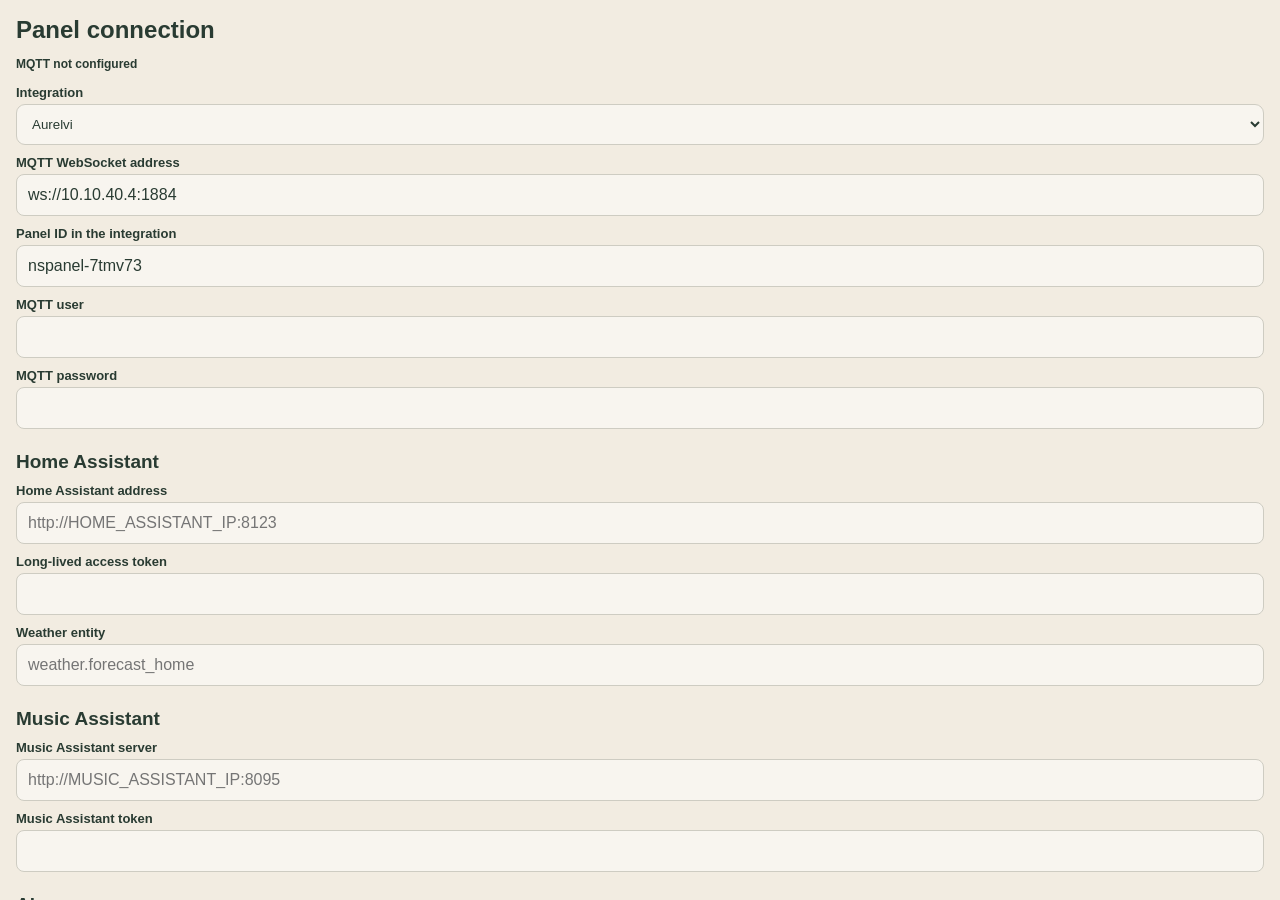
<file: custom_components/aurelvi/frontend/index.html>
<!doctype html>
<html lang="sk"><head><meta charset="utf-8"><meta name="viewport" content="width=device-width,initial-scale=1,maximum-scale=1,user-scalable=no"><title>Aurelvi Panel</title><link rel="stylesheet" href="style.css"><link rel="stylesheet" href="features.css"><link rel="stylesheet" href="aurelvi.css"></head><body>
<header><button id="menu" data-i18n-attr="aria-label=common.settings">☰</button><strong id="title">Aurelvi</strong><span id="status"></span><span id="pages"></span><button id="next" data-i18n-attr="aria-label=panel.header.next_page">›</button></header>
<main id="main"><div id="surface"></div></main>
<section id="settings" hidden><h1 data-i18n="panel.settings.title"></h1><p id="connection-detail"></p>
<label for="namespace" data-i18n="panel.settings.integration"></label><select id="namespace"><option value="aurelvi">Aurelvi</option></select><label for="broker" data-i18n="panel.settings.broker"></label><input id="broker" type="url" placeholder="ws://10.10.40.4:1884" autocomplete="off" spellcheck="false">
<label for="device" data-i18n="panel.settings.device_id"></label><input id="device" placeholder="nspanel-7tmv73" autocomplete="off" spellcheck="false">
<label for="username" data-i18n="panel.settings.username"></label><input id="username" autocomplete="off" spellcheck="false">
<label for="password" data-i18n="panel.settings.password"></label><input id="password" type="password" autocomplete="off">
<div class="row"><button id="cancel" data-i18n="common.back"></button><button id="save" class="primary" data-i18n="panel.settings.save_connect"></button></div>
<p data-i18n="panel.settings.studio_hint"></p><p id="summary"></p><button id="licence-open" data-i18n="panel.settings.licence_open"></button><p>Aurelvi 0.3.15 <span data-i18n="panel.settings.footer"></span></p></section>
<div id="toast" hidden role="status"></div><script src="i18n.js"></script><script src="protocol.js"></script><script src="icons.js"></script><script src="skins.js"></script><script src="features.js"></script><script src="aurelvi.js"></script><script src="licence.js"></script><script src="jssip.min.js"></script><script src="intercom.js"></script><script src="app.js"></script></body></html>
</file>
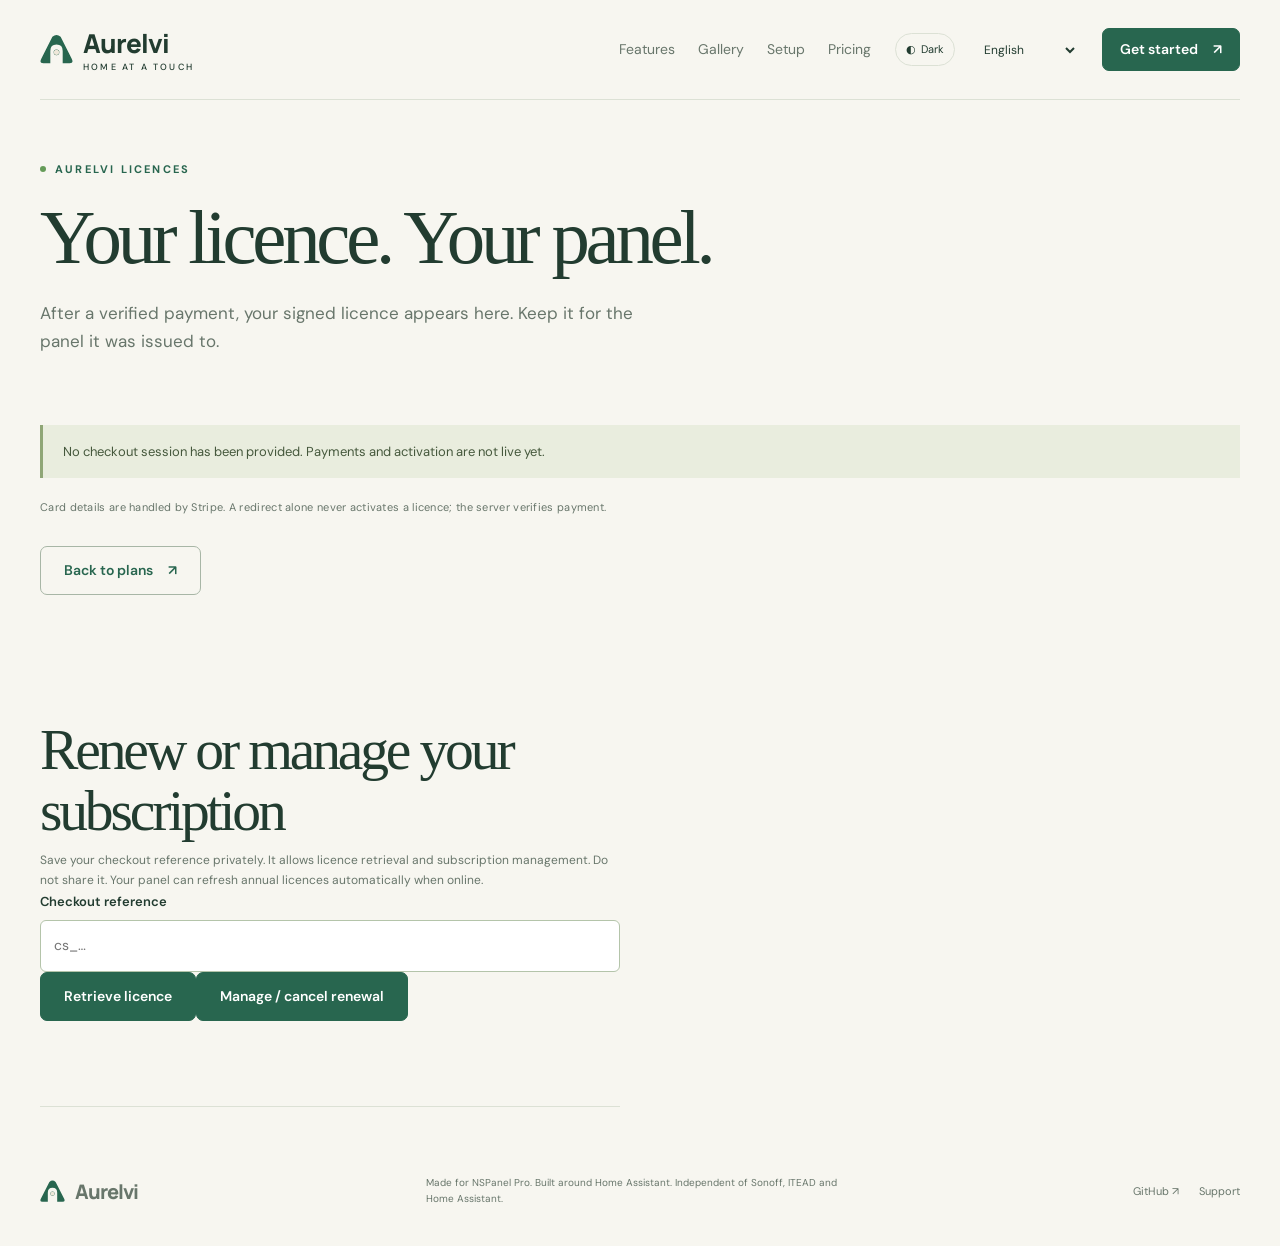
<file: website/activate.html>
<!DOCTYPE html>

<html lang="en"><head><meta charset="utf-8"/><meta content="width=device-width,initial-scale=1" name="viewport"/><meta content="no-referrer" name="referrer"/><script data-mode-init="">try{document.documentElement.dataset.mode=localStorage.getItem('aurelvi-web-mode')||(matchMedia('(prefers-color-scheme: dark)').matches?'dark':'light')}catch(e){document.documentElement.dataset.mode='light'}</script><meta content="light" name="color-scheme"/><title>Licence activation — Aurelvi</title><meta content="Retrieve a signed Aurelvi licence after a server-verified payment." name="description"/><meta content="Licence activation — Aurelvi" property="og:title"/><meta content="Retrieve a signed Aurelvi licence after a server-verified payment." property="og:description"/><meta content="#28664f" name="theme-color"/><link href="assets/logo.svg" rel="icon" type="image/svg+xml"/><link href="assets/site.css" rel="stylesheet"/><script defer="" src="assets/i18n.js"></script><script defer="" src="assets/skins.js"></script><script defer="" src="assets/site.js"></script></head><body><a class="skip" href="#main"><span data-i18n="web.nav.skip">Skip to content</span></a><header class="header wrap"><a class="brand" href="index.html"><img alt="" height="33" src="assets/logo.svg" width="33"/><span>Aurelvi<small>HOME AT A TOUCH</small></span></a><nav aria-label="Main navigation"><a href="features.html"><span data-i18n="common.features">Features</span></a><a href="gallery.html"><span data-i18n="common.gallery">Gallery</span></a><a href="setup.html"><span data-i18n="common.setup">Setup</span></a><a href="pricing.html"><span data-i18n="common.pricing">Pricing</span></a></nav><button aria-label="Toggle dark background" aria-pressed="false" class="appearance-toggle" id="appearance-toggle"><span aria-hidden="true">◐</span> <span data-mode-label="">Dark</span></button><select aria-label="Language" id="language"><option value="en">EN</option><option value="sk">SK</option></select><a class="btn" href="setup.html"><span data-i18n="common.get_started">Get started</span><span aria-hidden="true">↗</span></a></header><main class="wrap" id="main"><div class="page-intro"><div class="eyebrow" data-i18n="web.activate.hero_eyebrow">AURELVI LICENCES</div><h1 data-i18n="web.activate.hero_title">Your licence. Your panel.</h1><p data-i18n="web.activate.hero_lead">After a verified payment, your signed licence appears here. Keep it for the panel it was issued to.</p></div><div class="callout" id="activation-status" role="status"><span data-i18n="web.activate.status_no_session">No checkout session has been provided. Payments and activation are not live yet.</span></div><div hidden="" id="activation-result"><label for="licence-token"><span data-i18n="web.activate.token_label">Signed licence token</span></label><textarea id="licence-token" readonly="" rows="7"></textarea><button class="btn" id="copy-licence"><span data-i18n="web.activate.copy_licence">Copy licence</span></button></div><p class="under-note"><span data-i18n="web.activate.card_note">Card details are handled by Stripe. A redirect alone never activates a licence; the server verifies payment.</span></p><div class="actions"><a class="btn outline" href="pricing.html"><span data-i18n="web.activate.back_plans">Back to plans</span><span aria-hidden="true">↗</span></a></div><section class="section licence-form"><h2 data-i18n="web.activate.manage_title" >Renew or manage your subscription</h2><p data-i18n="web.activate.manage_text" >Save your checkout reference privately. It allows licence retrieval and subscription management. Do not share it. Your panel can refresh annual licences automatically when online.</p><label data-i18n="web.activate.reference_label" for="licence-receipt">Checkout reference</label><input id="licence-receipt" autocomplete="off" spellcheck="false" placeholder="cs_…"/><button class="btn" id="refresh-licence"><span data-i18n="web.activate.retrieve_button" >Retrieve licence</span></button><button class="btn" id="manage-subscription"><span data-i18n="web.activate.manage_button" >Manage / cancel renewal</span></button></section></main><footer class="footer wrap"><a class="brand" href="index.html"><img alt="" height="25" src="assets/logo.svg" width="25"/>Aurelvi</a><p data-i18n="web.footer.tagline">Made for NSPanel Pro. Built around Home Assistant. Independent of Sonoff, ITEAD and Home Assistant.</p><div class="footer-links"><a href="https://github.com/sonics007/aurelvi-ha">GitHub ↗</a><a href="https://github.com/sonics007/aurelvi-ha/issues"><span data-i18n="web.footer.support">Support</span></a></div></footer></body></html>
</file>
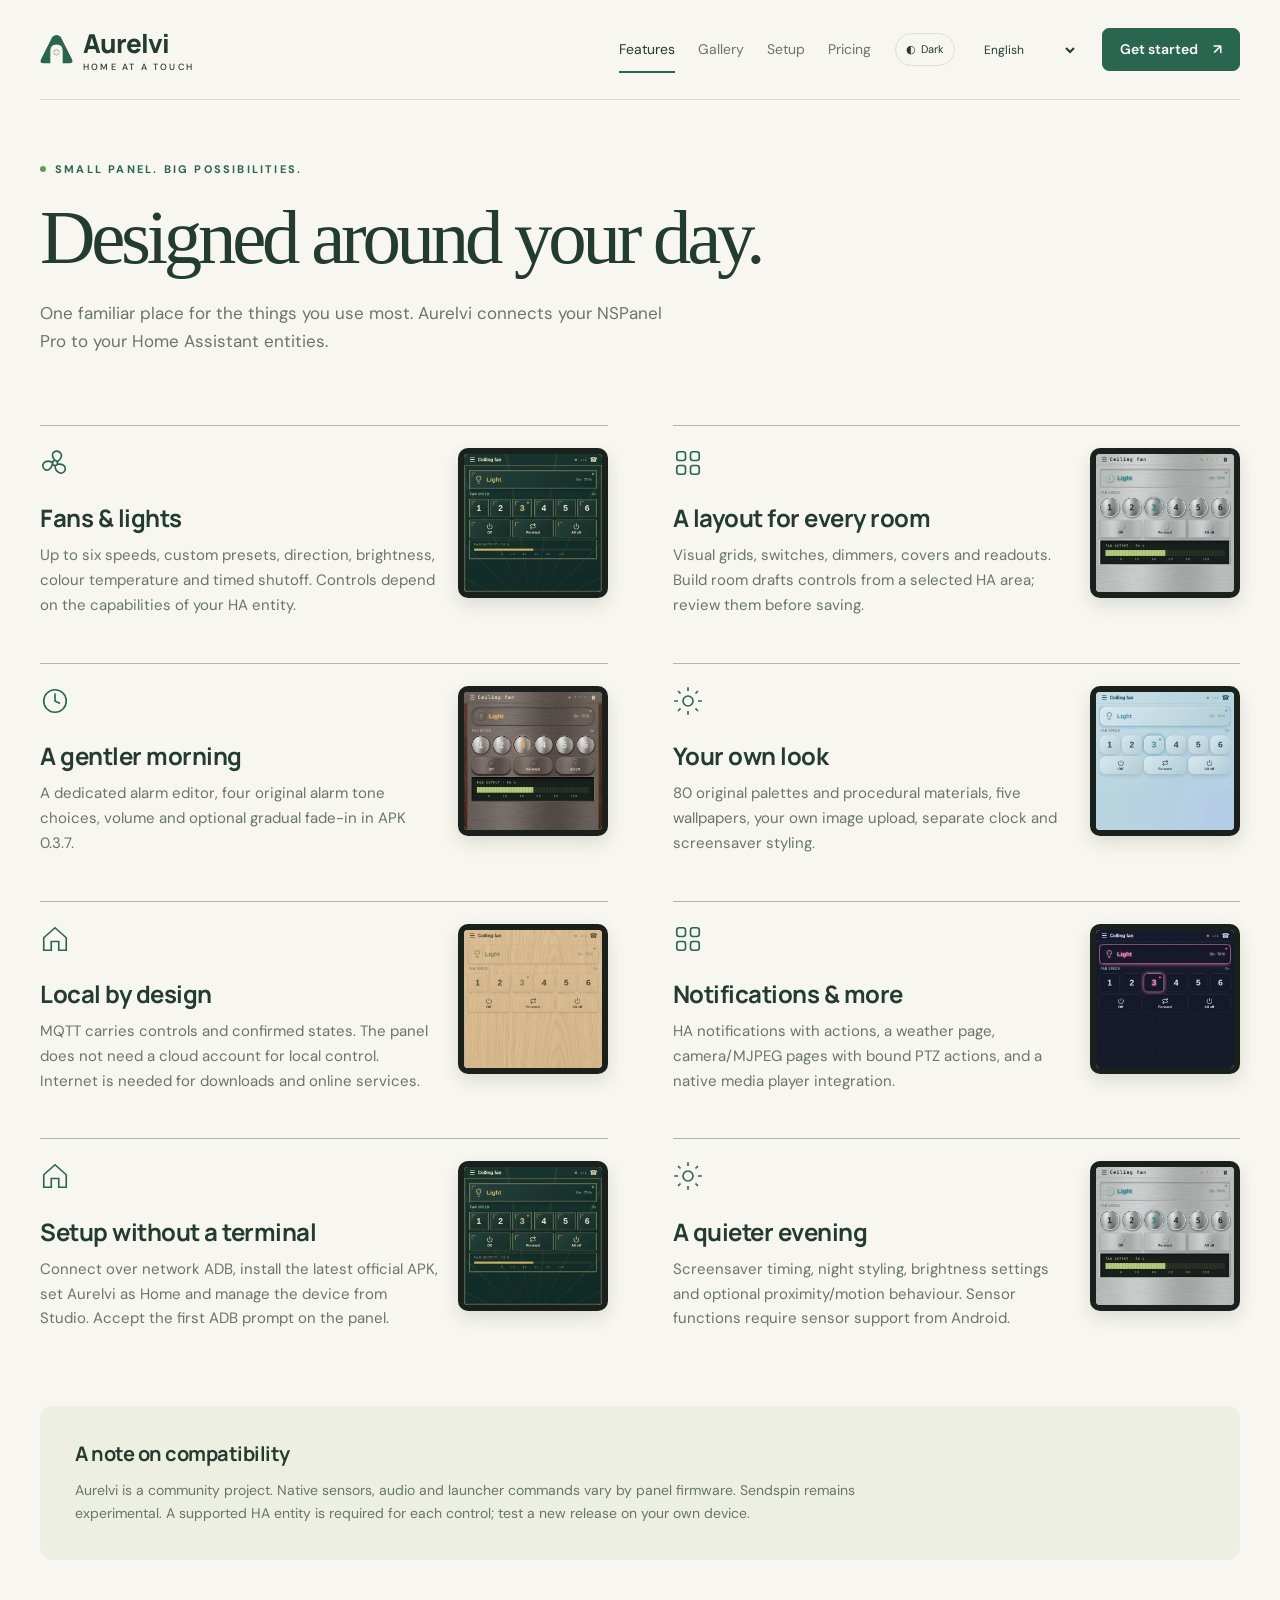
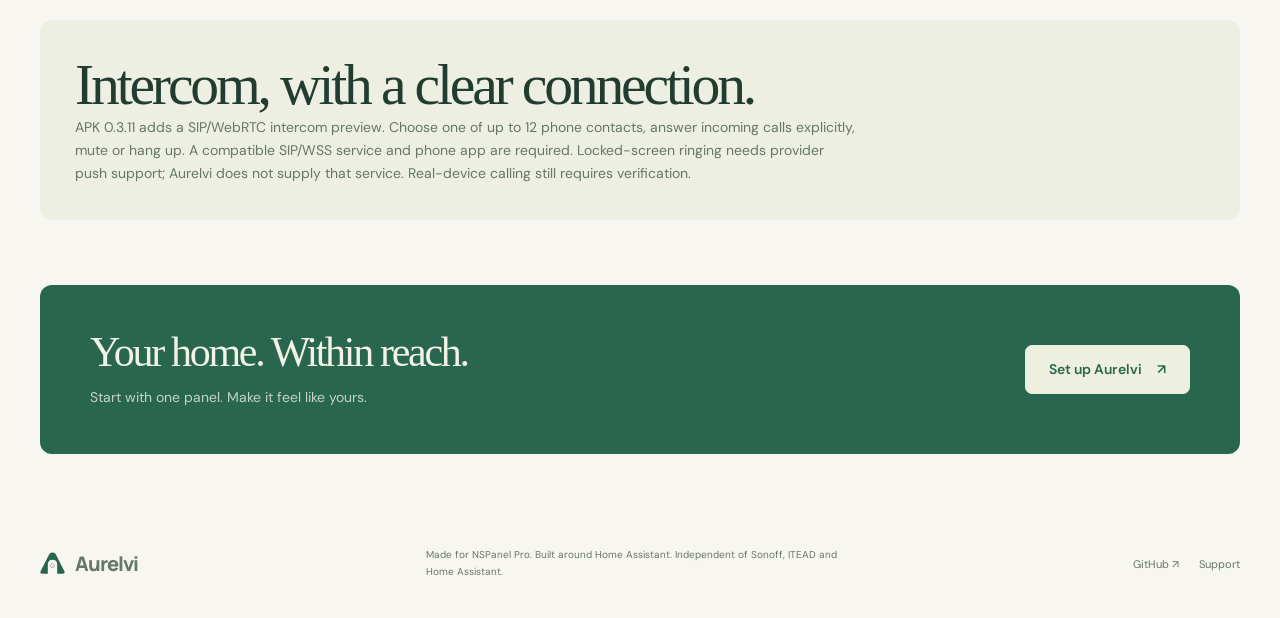
<file: website/features.html>
<!DOCTYPE html>

<html lang="en"><head><meta charset="utf-8"/><meta content="width=device-width,initial-scale=1" name="viewport"/><meta content="no-referrer" name="referrer"/><script data-mode-init="">try{document.documentElement.dataset.mode=localStorage.getItem('aurelvi-web-mode')||(matchMedia('(prefers-color-scheme: dark)').matches?'dark':'light')}catch(e){document.documentElement.dataset.mode='light'}</script><meta content="light" name="color-scheme"/><title>Features — Aurelvi</title><meta content="Explore Aurelvi controls, room builder, alarms, wallpapers and direct ADB setup for NSPanel Pro." name="description"/><meta content="Features — Aurelvi" property="og:title"/><meta content="Explore Aurelvi controls, room builder, alarms, wallpapers and direct ADB setup for NSPanel Pro." property="og:description"/><meta content="#28664f" name="theme-color"/><link href="assets/logo.svg" rel="icon" type="image/svg+xml"/><link href="assets/site.css?v=20261015-image-ratio" rel="stylesheet"/><script defer="" src="assets/i18n.js"></script><script defer="" src="assets/skins.js"></script><script defer="" src="assets/site.js"></script><link rel="canonical" href="https://aurelvi-app.com/features.html"/><meta property="og:url" content="https://aurelvi-app.com/features.html"/></head><body><a class="skip" href="#main"><span data-i18n="web.nav.skip">Skip to content</span></a><header class="header wrap"><a class="brand" href="index.html"><img alt="" height="33" src="assets/logo.svg" width="33"/><span>Aurelvi<small>HOME AT A TOUCH</small></span></a><nav aria-label="Main navigation"><a aria-current="page" href="features.html"><span data-i18n="common.features">Features</span></a><a href="gallery.html"><span data-i18n="common.gallery">Gallery</span></a><a href="setup.html"><span data-i18n="common.setup">Setup</span></a><a href="pricing.html"><span data-i18n="common.pricing">Pricing</span></a></nav><button aria-label="Toggle dark background" aria-pressed="false" class="appearance-toggle" id="appearance-toggle"><span aria-hidden="true">◐</span> <span data-mode-label="">Dark</span></button><select aria-label="Language" id="language"><option value="en">EN</option><option value="sk">SK</option></select><a class="btn" href="setup.html"><span data-i18n="common.get_started">Get started</span><span aria-hidden="true">↗</span></a></header><main class="wrap" id="main"><div class="page-intro"><div class="eyebrow" data-i18n="web.features.hero_eyebrow">SMALL PANEL. BIG POSSIBILITIES.</div><h1 data-i18n="web.features.hero_title">Designed around your day.</h1><p data-i18n="web.features.hero_lead">One familiar place for the things you use most. Aurelvi connects your NSPanel Pro to your Home Assistant entities.</p></div><div class="feature-list"><article class="feature"><img alt="Empire Emerald" class="feature-visual" height="480" loading="lazy" src="assets/empire-emerald.webp" width="480"/><svg aria-hidden="true" viewbox="0 0 24 24"><circle cx="12" cy="12" r="2"></circle><path d="M12 10C6 3 15 0 17 5c1 3-2 5-3 6m0 2c9-1 7 8 2 7-3-1-4-4-4-6m-2-1c-3 9-10 3-7-1 2-2 5-2 7 0"></path></svg><h3 data-i18n="web.features.card_fans_title">Fans &amp; lights</h3><p data-i18n="web.features.card_fans_text">Up to six speeds, custom presets, direction, brightness, colour temperature and timed shutoff. Controls depend on the capabilities of your HA entity.</p></article><article class="feature"><img alt="Stereo Silver" class="feature-visual" height="480" loading="lazy" src="assets/stereo-silver.webp" width="480"/><svg aria-hidden="true" viewbox="0 0 24 24"><rect height="7" rx="2" width="7" x="3" y="3"></rect><rect height="7" rx="2" width="7" x="14" y="3"></rect><rect height="7" rx="2" width="7" x="3" y="14"></rect><rect height="7" rx="2" width="7" x="14" y="14"></rect></svg><h3 data-i18n="web.features.card_layout_title">A layout for every room</h3><p data-i18n="web.features.card_layout_text">Visual grids, switches, dimmers, covers and readouts. Build room drafts controls from a selected HA area; review them before saving.</p></article><article class="feature"><img alt="Walnut Amplifier" class="feature-visual" height="480" loading="lazy" src="assets/walnut-amplifier.webp" width="480"/><svg aria-hidden="true" viewbox="0 0 24 24"><circle cx="12" cy="12" r="9"></circle><path d="M12 6v6l4 2"></path></svg><h3 data-i18n="web.features.card_alarm_title">A gentler morning</h3><p data-i18n="web.features.card_alarm_text">A dedicated alarm editor, four original alarm tone choices, volume and optional gradual fade-in in APK 0.3.7.</p></article><article class="feature"><img alt="Glacier Glass" class="feature-visual" height="480" loading="lazy" src="assets/glacier-glass.webp" width="480"/><svg aria-hidden="true" viewbox="0 0 24 24"><circle cx="12" cy="12" r="4"></circle><path d="M12 1v3m0 16v3M1 12h3m16 0h3M4 4l2 2m12 12 2 2M4 20l2-2M18 6l2-2"></path></svg><h3 data-i18n="web.features.card_look_title">Your own look</h3><p data-i18n="web.features.card_look_text">80 original palettes and procedural materials, five wallpapers, your own image upload, separate clock and screensaver styling.</p></article><article class="feature"><img alt="Kyoto Oak" class="feature-visual" height="480" loading="lazy" src="assets/kyoto-oak.webp" width="480"/><svg aria-hidden="true" viewbox="0 0 24 24"><path d="m3 11 9-8 9 8v10h-6v-7H9v7H3z"></path></svg><h3 data-i18n="web.features.card_local_title">Local by design</h3><p data-i18n="web.features.card_local_text">MQTT carries controls and confirmed states. The panel does not need a cloud account for local control. Internet is needed for downloads and online services.</p></article><article class="feature"><img alt="Tokyo Pulse" class="feature-visual" height="480" loading="lazy" src="assets/tokyo-pulse.webp" width="480"/><svg aria-hidden="true" viewbox="0 0 24 24"><rect height="7" rx="2" width="7" x="3" y="3"></rect><rect height="7" rx="2" width="7" x="14" y="3"></rect><rect height="7" rx="2" width="7" x="3" y="14"></rect><rect height="7" rx="2" width="7" x="14" y="14"></rect></svg><h3 data-i18n="web.features.card_notify_title">Notifications &amp; more</h3><p data-i18n="web.features.card_notify_text">HA notifications with actions, a weather page, camera/MJPEG pages with bound PTZ actions, and a native media player integration.</p></article><article class="feature"><img alt="Empire Emerald" class="feature-visual" height="480" loading="lazy" src="assets/empire-emerald.webp" width="480"/><svg aria-hidden="true" viewbox="0 0 24 24"><path d="m3 11 9-8 9 8v10h-6v-7H9v7H3z"></path></svg><h3 data-i18n="web.features.card_setup_title">Setup without a terminal</h3><p data-i18n="web.features.card_setup_text">Connect over network ADB, install the latest official APK, set Aurelvi as Home and manage the device from Studio. Accept the first ADB prompt on the panel.</p></article><article class="feature"><img alt="Stereo Silver" class="feature-visual" height="480" loading="lazy" src="assets/stereo-silver.webp" width="480"/><svg aria-hidden="true" viewbox="0 0 24 24"><circle cx="12" cy="12" r="4"></circle><path d="M12 1v3m0 16v3M1 12h3m16 0h3M4 4l2 2m12 12 2 2M4 20l2-2M18 6l2-2"></path></svg><h3 data-i18n="web.features.card_evening_title">A quieter evening</h3><p data-i18n="web.features.card_evening_text">Screensaver timing, night styling, brightness settings and optional proximity/motion behaviour. Sensor functions require sensor support from Android.</p></article></div><aside class="limitations"><h3 data-i18n="web.features.card_compat_title">A note on compatibility</h3><p data-i18n="web.features.card_compat_text">Aurelvi is a community project. Native sensors, audio and launcher commands vary by panel firmware. Sendspin remains experimental. A supported HA entity is required for each control; test a new release on your own device.</p></aside><section class="limitations" id="intercom"><h2 data-i18n="web.features.intercom_title">Intercom, with a clear connection.</h2><p data-i18n="web.features.intercom_text">APK 0.3.11 adds a SIP/WebRTC intercom preview. Choose one of up to 12 phone contacts, answer incoming calls explicitly, mute or hang up. A compatible SIP/WSS service and phone app are required. Locked-screen ringing needs provider push support; Aurelvi does not supply that service. Real-device calling still requires verification.</p></section><section class="cta-band"><div><h2 data-i18n="web.cta.title">Your home. Within reach.</h2><p data-i18n="web.cta.text">Start with one panel. Make it feel like yours.</p></div><a class="btn" href="setup.html"><span data-i18n="web.cta.setup">Set up Aurelvi</span><span aria-hidden="true">↗</span></a></section></main><footer class="footer wrap"><a class="brand" href="index.html"><img alt="" height="25" src="assets/logo.svg" width="25"/>Aurelvi</a><p data-i18n="web.footer.tagline">Made for NSPanel Pro. Built around Home Assistant. Independent of Sonoff, ITEAD and Home Assistant.</p><div class="footer-links"><a href="https://github.com/sonics007/aurelvi-ha">GitHub ↗</a><a href="https://github.com/sonics007/aurelvi-ha/issues"><span data-i18n="web.footer.support">Support</span></a></div></footer></body></html>
</file>
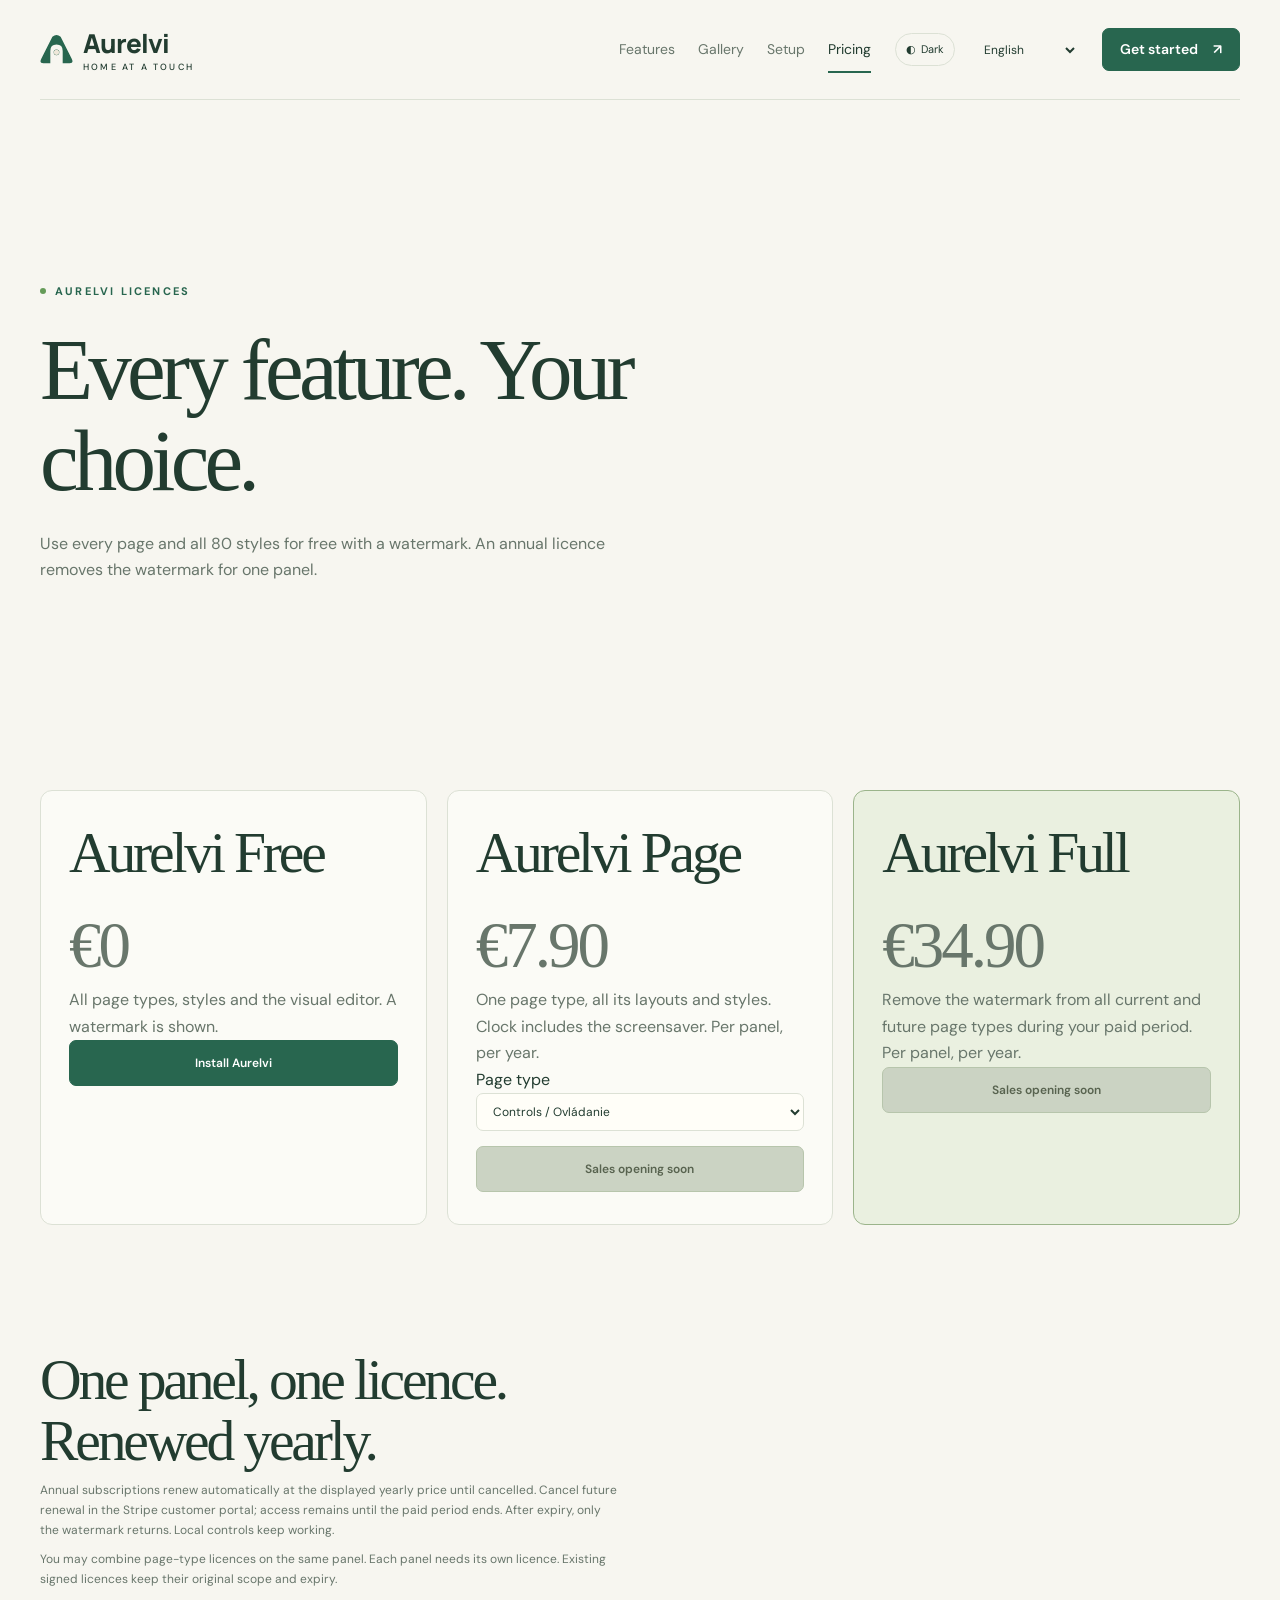
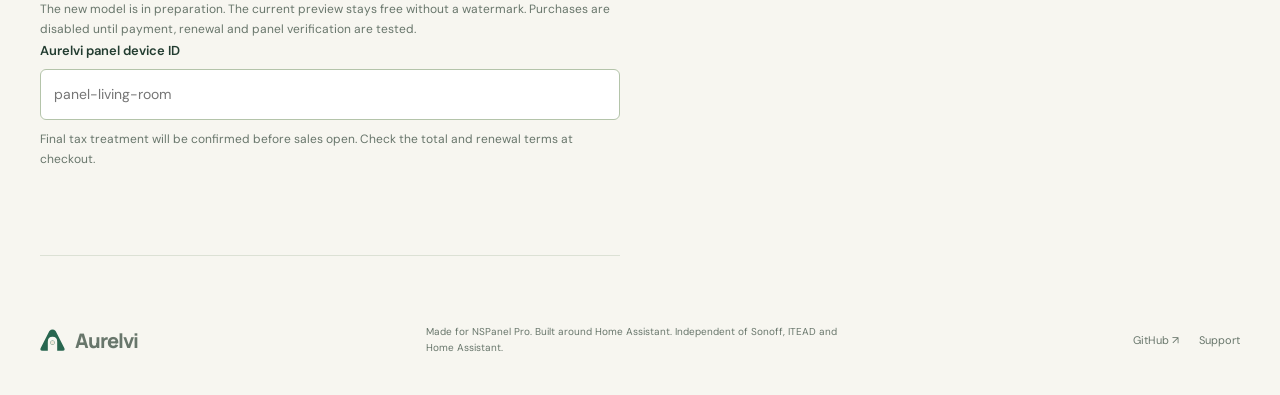
<file: website/pricing.html>
<!DOCTYPE html>

<html lang="en"><head><meta charset="utf-8"/><meta content="width=device-width,initial-scale=1" name="viewport"/><meta content="no-referrer" name="referrer"/><script data-mode-init="">try{document.documentElement.dataset.mode=localStorage.getItem('aurelvi-web-mode')||(matchMedia('(prefers-color-scheme: dark)').matches?'dark':'light')}catch(e){document.documentElement.dataset.mode='light'}</script><meta content="light" name="color-scheme"/><title>Annual licences — Aurelvi</title><meta content="Proposed Aurelvi Plus plans: €1.49 per skin, €4.90 per collection, €14.90 yearly or €39.90 lifetime per panel. Payments are not enabled during preparation." name="description"/><meta content="Annual licences — Aurelvi" property="og:title"/><meta content="Proposed Aurelvi Plus plans: €1.49 per skin, €4.90 per collection, €14.90 yearly or €39.90 lifetime per panel. Payments are not enabled during preparation." property="og:description"/><meta content="#28664f" name="theme-color"/><link href="assets/logo.svg" rel="icon" type="image/svg+xml"/><link href="assets/site.css" rel="stylesheet"/><script defer="" src="assets/i18n.js"></script><script defer="" src="assets/skins.js"></script><script defer="" src="assets/site.js"></script><link rel="canonical" href="https://aurelvi-app.com/pricing.html"/><meta property="og:url" content="https://aurelvi-app.com/pricing.html"/></head><body><a class="skip" href="#main"><span data-i18n="web.nav.skip">Skip to content</span></a><header class="header wrap"><a class="brand" href="index.html"><img alt="" height="33" src="assets/logo.svg" width="33"/><span>Aurelvi<small>HOME AT A TOUCH</small></span></a><nav aria-label="Main navigation"><a href="features.html"><span data-i18n="common.features">Features</span></a><a href="gallery.html"><span data-i18n="common.gallery">Gallery</span></a><a href="setup.html"><span data-i18n="common.setup">Setup</span></a><a aria-current="page" href="pricing.html"><span data-i18n="common.pricing">Pricing</span></a></nav><button aria-label="Toggle dark background" aria-pressed="false" class="appearance-toggle" id="appearance-toggle"><span aria-hidden="true">◐</span> <span data-mode-label="">Dark</span></button><select aria-label="Language" id="language"><option value="en">EN</option><option value="sk">SK</option></select><a class="btn" href="setup.html"><span data-i18n="common.get_started">Get started</span><span aria-hidden="true">↗</span></a></header><main class="wrap" id="main"><section class="hero"><div><div class="eyebrow">AURELVI LICENCES</div><h1 data-i18n="web.pricing.title" >Every feature. Your choice.</h1><p data-i18n="web.pricing.lead" >Use every page and all 80 styles for free with a watermark. An annual licence removes the watermark for one panel.</p></div></section><section class="price-grid"><article class="price-card"><h2>Aurelvi Free</h2><p class="price">€0</p><p data-i18n="web.pricing.full_text" >All page types, styles and the visual editor. A watermark is shown.</p><a class="btn" href="setup.html"><span data-i18n="web.pricing.full_cta" >Install Aurelvi</span></a></article><article class="price-card"><h2>Aurelvi Page</h2><p class="price">€7.90</p><p data-i18n="web.pricing.page_text" >One page type, all its layouts and styles. Clock includes the screensaver. Per panel, per year.</p><label data-i18n="web.pricing.label_page_type" for="product-page">Page type</label><select id="product-page"><option value="page:grid">Controls / Ovládanie</option><option value="page:clock">Clock + screensaver / Hodiny + šetrič</option><option value="page:weather">Weather / Počasie</option><option value="page:alarm">Alarm</option><option value="page:camera">Camera / Kamera</option><option value="page:music">Music / Hudba</option></select><button class="btn" data-buy="page" disabled><span data-i18n="web.pricing.sales_soon" >Sales opening soon</span></button></article><article class="price-card featured"><h2>Aurelvi Full</h2><p class="price">€34.90</p><p data-i18n="web.pricing.page_note" >Remove the watermark from all current and future page types during your paid period. Per panel, per year.</p><button class="btn" data-buy="full" disabled><span data-i18n="web.pricing.sales_soon" >Sales opening soon</span></button></article></section><section class="section licence-form"><h2 data-i18n="web.pricing.licence_title" >One panel, one licence. Renewed yearly.</h2><p data-i18n="web.pricing.licence_renewal" >Annual subscriptions renew automatically at the displayed yearly price until cancelled. Cancel future renewal in the Stripe customer portal; access remains until the paid period ends. After expiry, only the watermark returns. Local controls keep working.</p><p data-i18n="web.pricing.licence_combine" >You may combine page-type licences on the same panel. Each panel needs its own licence. Existing signed licences keep their original scope and expiry.</p><p data-i18n="web.pricing.model_note" id="commerce-status">The new model is in preparation. The current preview stays free without a watermark. Purchases are disabled until payment, renewal and panel verification are tested.</p><label data-i18n="web.pricing.label_panel_id" for="panel-id">Aurelvi panel device ID</label><input id="panel-id" maxlength="64" autocomplete="off" placeholder="panel-living-room"/><p id="checkout-message" role="status"></p><p data-i18n="web.pricing.tax_note" >Final tax treatment will be confirmed before sales open. Check the total and renewal terms at checkout.</p></section></main><footer class="footer wrap"><a class="brand" href="index.html"><img alt="" height="25" src="assets/logo.svg" width="25"/>Aurelvi</a><p data-i18n="web.footer.tagline">Made for NSPanel Pro. Built around Home Assistant. Independent of Sonoff, ITEAD and Home Assistant.</p><div class="footer-links"><a href="https://github.com/sonics007/aurelvi-ha">GitHub ↗</a><a href="https://github.com/sonics007/aurelvi-ha/issues"><span data-i18n="web.footer.support">Support</span></a></div></footer></body></html>
</file>
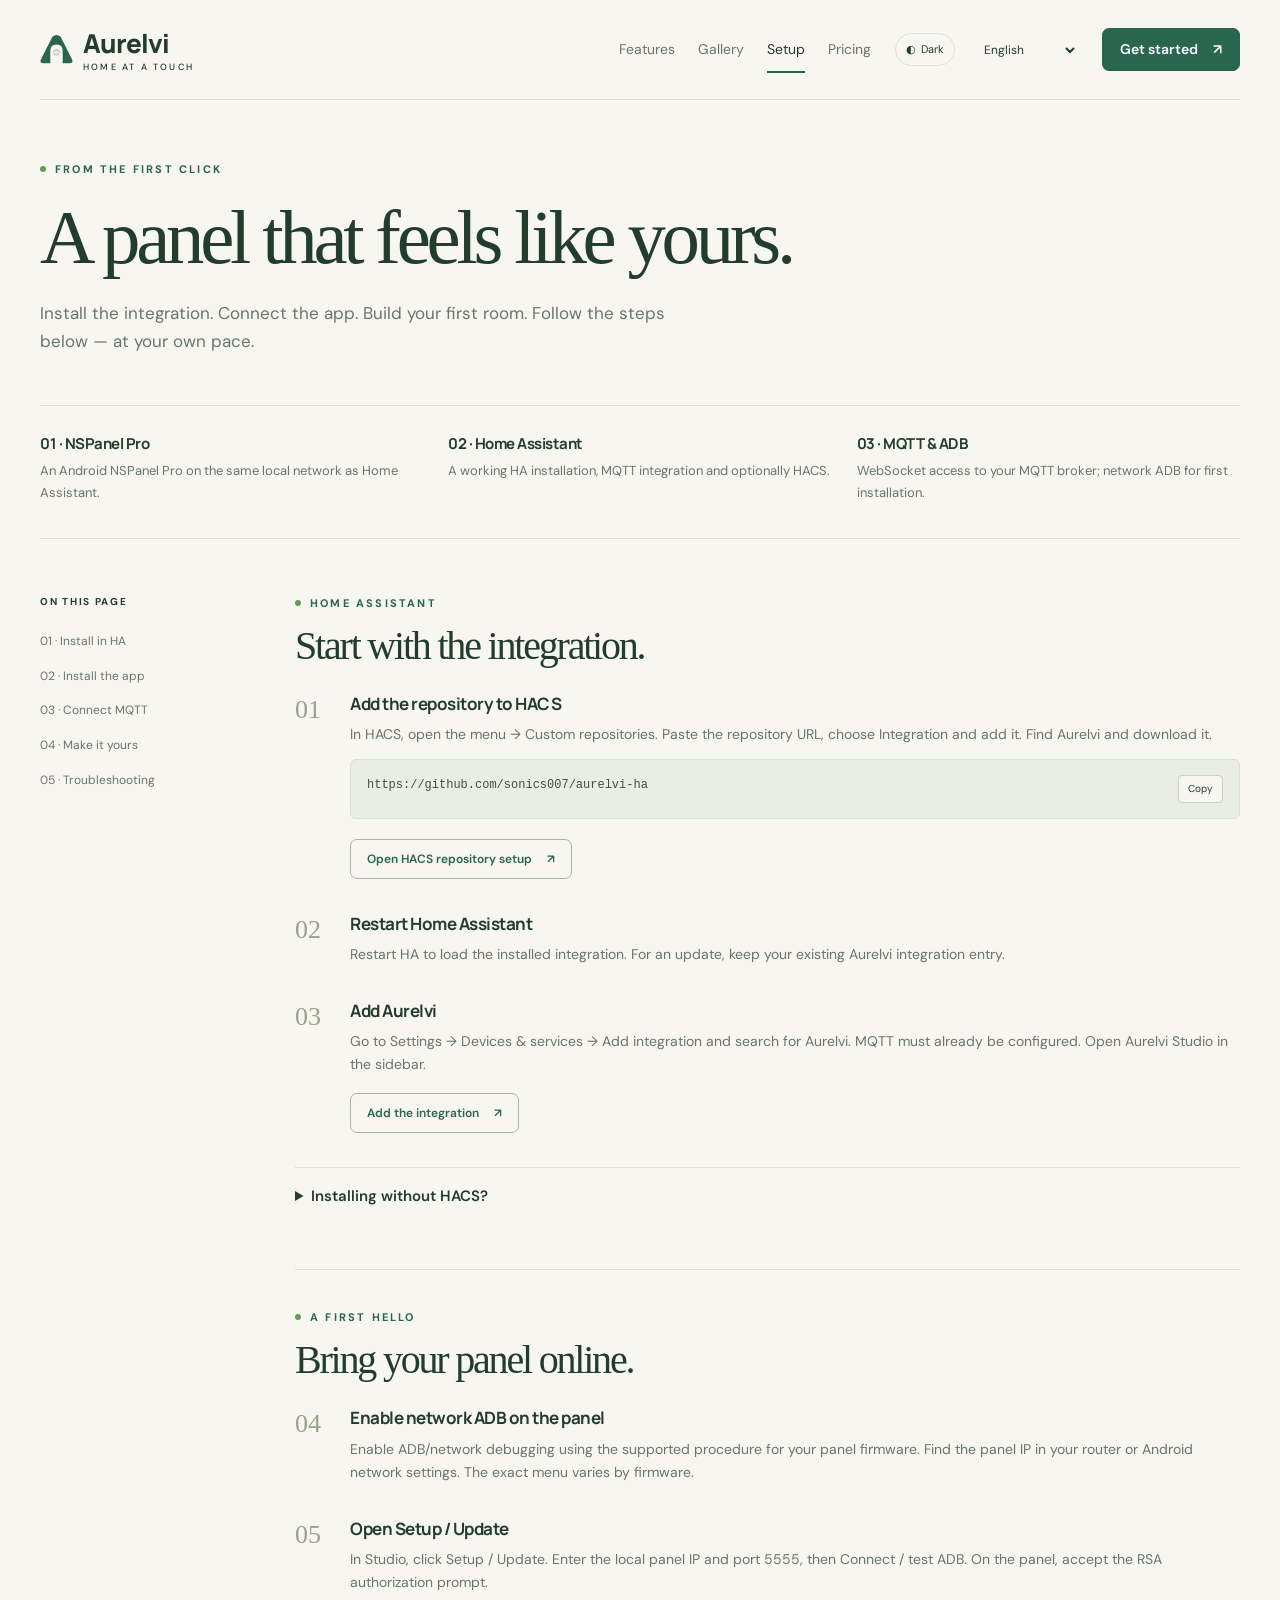
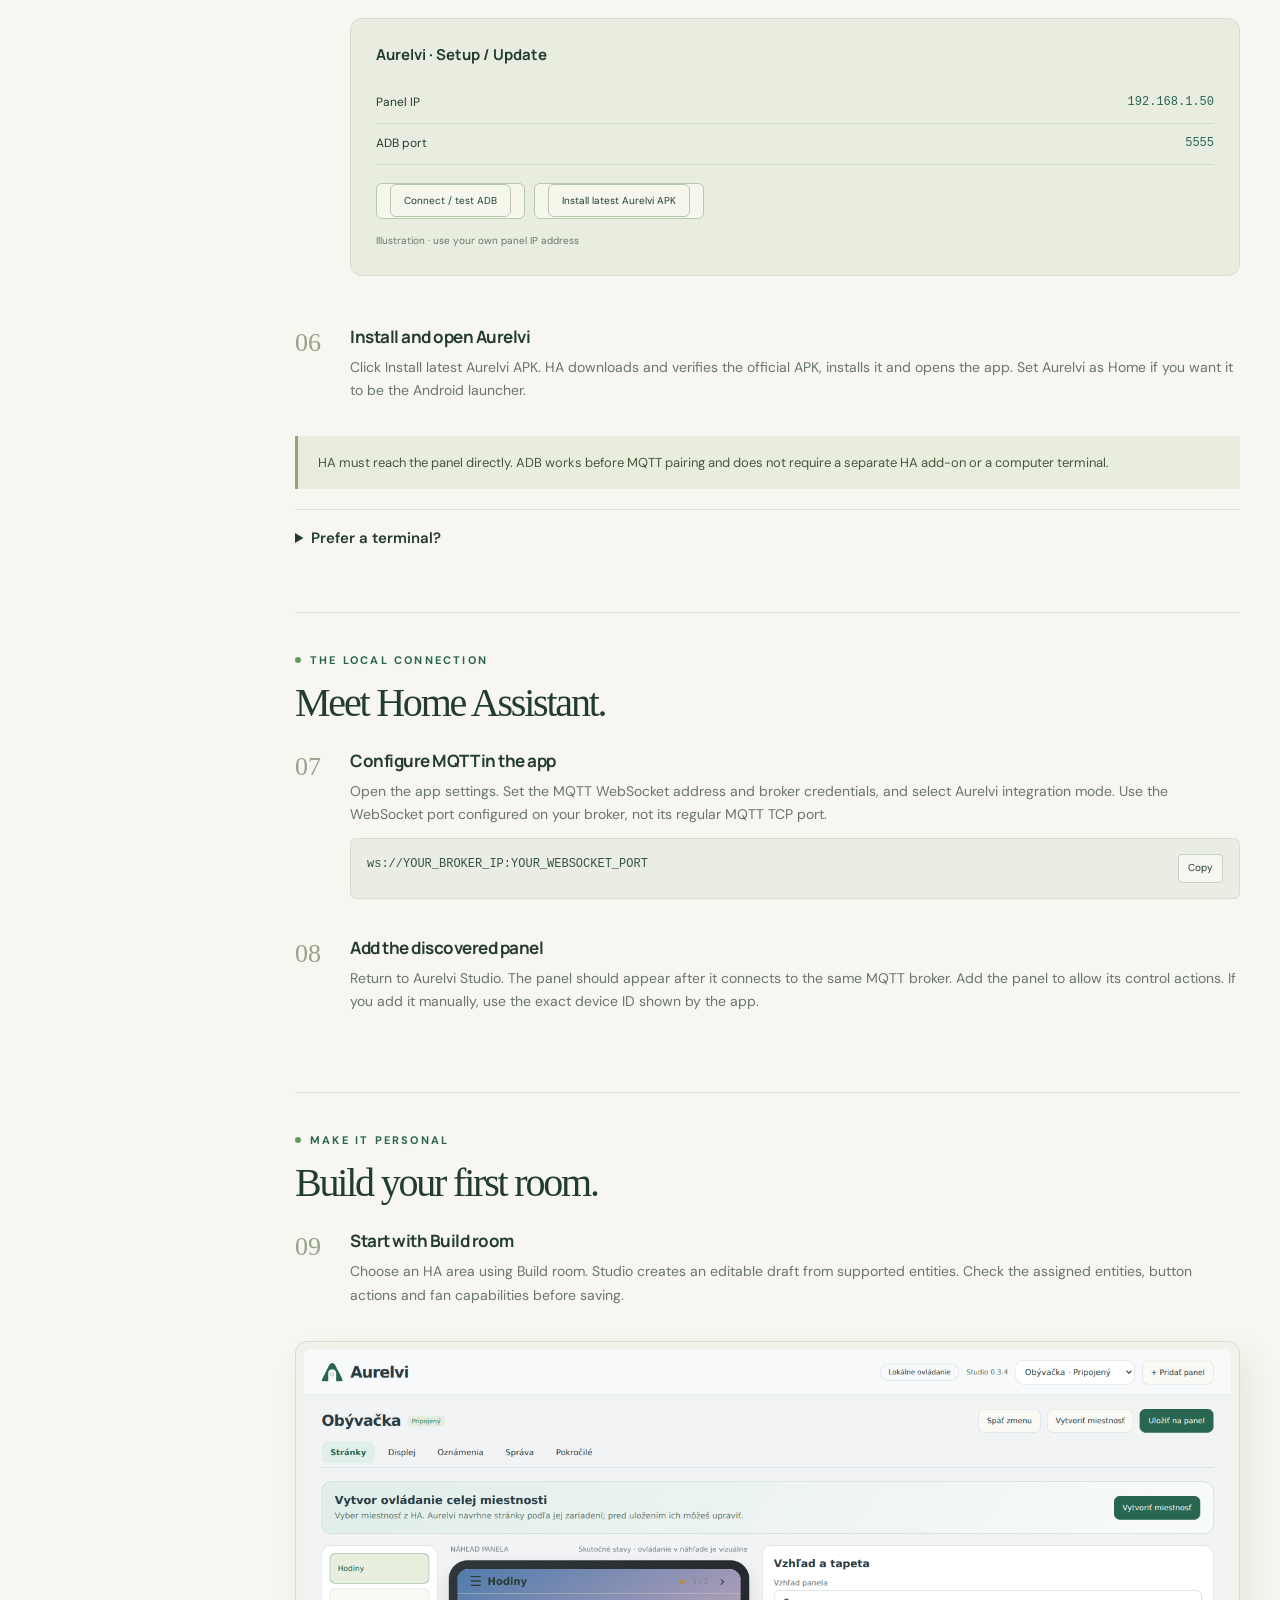
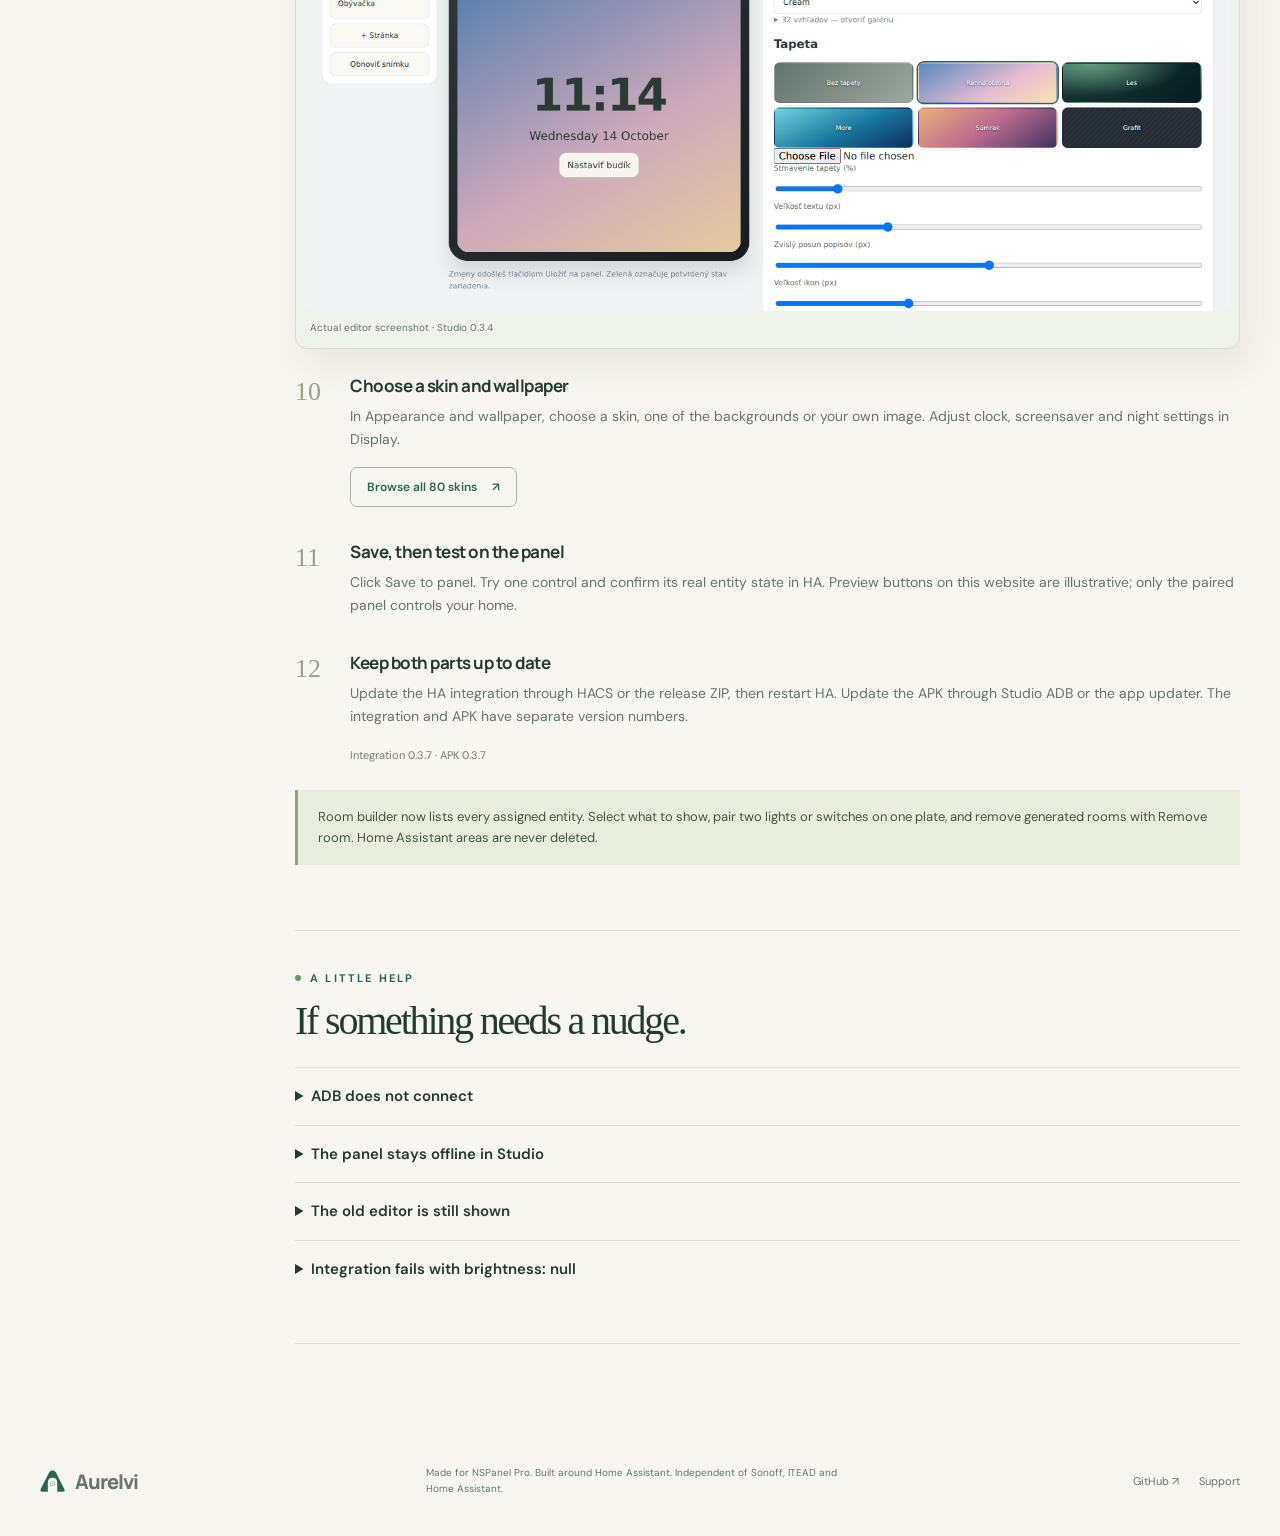
<file: website/setup.html>
<!DOCTYPE html>

<html lang="en"><head><meta charset="utf-8"/><meta content="width=device-width,initial-scale=1" name="viewport"/><meta content="no-referrer" name="referrer"/><script data-mode-init="">try{document.documentElement.dataset.mode=localStorage.getItem('aurelvi-web-mode')||(matchMedia('(prefers-color-scheme: dark)').matches?'dark':'light')}catch(e){document.documentElement.dataset.mode='light'}</script><meta content="light" name="color-scheme"/><title>Setup guide — Aurelvi</title><meta content="Step-by-step Aurelvi setup: HACS, Home Assistant, ADB APK installation, MQTT connection and your first room." name="description"/><meta content="Setup guide — Aurelvi" property="og:title"/><meta content="Step-by-step Aurelvi setup: HACS, Home Assistant, ADB APK installation, MQTT connection and your first room." property="og:description"/><meta content="#28664f" name="theme-color"/><link href="assets/logo.svg" rel="icon" type="image/svg+xml"/><link href="assets/site.css" rel="stylesheet"/><script defer="" src="assets/i18n.js"></script><script defer="" src="assets/skins.js"></script><script defer="" src="assets/site.js"></script><link rel="canonical" href="https://aurelvi-app.com/setup.html"/><meta property="og:url" content="https://aurelvi-app.com/setup.html"/></head><body><a class="skip" href="#main"><span data-i18n="web.nav.skip">Skip to content</span></a><header class="header wrap"><a class="brand" href="index.html"><img alt="" height="33" src="assets/logo.svg" width="33"/><span>Aurelvi<small>HOME AT A TOUCH</small></span></a><nav aria-label="Main navigation"><a href="features.html"><span data-i18n="common.features">Features</span></a><a href="gallery.html"><span data-i18n="common.gallery">Gallery</span></a><a aria-current="page" href="setup.html"><span data-i18n="common.setup">Setup</span></a><a href="pricing.html"><span data-i18n="common.pricing">Pricing</span></a></nav><button aria-label="Toggle dark background" aria-pressed="false" class="appearance-toggle" id="appearance-toggle"><span aria-hidden="true">◐</span> <span data-mode-label="">Dark</span></button><select aria-label="Language" id="language"><option value="en">EN</option><option value="sk">SK</option></select><a class="btn" href="setup.html"><span data-i18n="common.get_started">Get started</span><span aria-hidden="true">↗</span></a></header><main class="wrap" id="main"><div class="page-intro"><div class="eyebrow" data-i18n="web.setup.hero_eyebrow">FROM THE FIRST CLICK</div><h1 data-i18n="web.setup.hero_title">A panel that feels like yours.</h1><p data-i18n="web.setup.hero_lead">Install the integration. Connect the app. Build your first room. Follow the steps below — at your own pace.</p></div><div class="requirements"><div><h3 data-i18n="web.setup.step_panel_title">01 · NSPanel Pro</h3><p data-i18n="web.setup.step_panel_text">An Android NSPanel Pro on the same local network as Home Assistant.</p></div><div><h3 data-i18n="web.setup.step_ha_title">02 · Home Assistant</h3><p data-i18n="web.setup.step_ha_text">A working HA installation, MQTT integration and optionally HACS.</p></div><div><h3 data-i18n="web.setup.step_mqtt_title">03 · MQTT &amp; ADB</h3><p data-i18n="web.setup.step_mqtt_text">WebSocket access to your MQTT broker; network ADB for first installation.</p></div></div><div class="guide-layout"><nav aria-label="Setup sections" class="guide-nav"><b data-i18n="web.setup.toc_label">ON THIS PAGE</b><a href="#install"><span data-i18n="web.setup.toc_install_ha">01 · Install in HA</span></a><a href="#adb"><span data-i18n="web.setup.toc_install_app">02 · Install the app</span></a><a href="#connect"><span data-i18n="web.setup.toc_mqtt">03 · Connect MQTT</span></a><a href="#studio"><span data-i18n="web.setup.toc_personal">04 · Make it yours</span></a><a href="#troubleshooting"><span data-i18n="web.setup.toc_help">05 · Troubleshooting</span></a></nav><div><section class="guide-stage" id="install"><div class="eyebrow" data-i18n="web.setup.ha_eyebrow">HOME ASSISTANT</div><h2 data-i18n="web.setup.ha_title">Start with the integration.</h2><article class="step"><div class="step-number">01</div><div><h3 data-i18n="web.setup.hacs_title">Add the repository to HACS</h3><p data-i18n="web.setup.hacs_text">In HACS, open the menu → Custom repositories. Paste the repository URL, choose Integration and add it. Find Aurelvi and download it.</p><div class="code"><code>https://github.com/sonics007/aurelvi-ha</code><button class="copy" type="button"><span data-i18n="common.copy">Copy</span></button></div><a class="btn outline" href="https://my.home-assistant.io/redirect/hacs_repository/?owner=sonics007&amp;repository=aurelvi-ha&amp;category=integration"><span data-i18n="web.setup.hacs_open">Open HACS repository setup</span><span aria-hidden="true">↗</span></a></div></article><article class="step"><div class="step-number">02</div><div><h3 data-i18n="web.setup.restart_title">Restart Home Assistant</h3><p data-i18n="web.setup.restart_text">Restart HA to load the installed integration. For an update, keep your existing Aurelvi integration entry.</p></div></article><article class="step"><div class="step-number">03</div><div><h3 data-i18n="web.setup.add_title">Add Aurelvi</h3><p data-i18n="web.setup.add_text">Go to Settings → Devices &amp; services → Add integration and search for Aurelvi. MQTT must already be configured. Open Aurelvi Studio in the sidebar.</p><a class="btn outline" href="https://my.home-assistant.io/redirect/config_flow_start/?domain=aurelvi"><span data-i18n="web.setup.add_cta">Add the integration</span><span aria-hidden="true">↗</span></a></div></article><details class="faq"><summary><span data-i18n="web.setup.zip_title">Installing without HACS?</span></summary><p data-i18n="web.setup.zip_text">Download aurelvi.zip, extract it and copy its aurelvi folder to /config/custom_components/aurelvi. Keep the folder name without a version number, then restart HA.</p><a class="btn outline" href="https://github.com/sonics007/aurelvi-ha/releases/latest/download/aurelvi.zip"><span data-i18n="web.setup.zip_cta">Download integration ZIP</span><span aria-hidden="true">↗</span></a></details></section><section class="guide-stage" id="adb"><div class="eyebrow" data-i18n="web.setup.hello_eyebrow">A FIRST HELLO</div><h2 data-i18n="web.setup.hello_title">Bring your panel online.</h2><article class="step"><div class="step-number">04</div><div><h3 data-i18n="web.setup.adb_enable_title">Enable network ADB on the panel</h3><p data-i18n="web.setup.adb_enable_text">Enable ADB/network debugging using the supported procedure for your panel firmware. Find the panel IP in your router or Android network settings. The exact menu varies by firmware.</p></div></article><article class="step"><div class="step-number">05</div><div><h3 data-i18n="web.setup.adb_open_title">Open Setup / Update</h3><p data-i18n="web.setup.adb_open_text">In Studio, click Setup / Update. Enter the local panel IP and port 5555, then Connect / test ADB. On the panel, accept the RSA authorization prompt.</p><div class="diagram"><div class="diagram-header">Aurelvi · <span data-i18n="web.setup.adb_button">Setup / Update</span></div><div class="diagram-row"><span data-i18n="web.setup.adb_ip_label">Panel IP</span><span>192.168.1.50</span></div><div class="diagram-row"><span>ADB port</span><span>5555</span></div><div class="diagram-buttons"><span><span data-i18n="web.setup.adb_test_button">Connect / test ADB</span></span><span><span data-i18n="web.setup.adb_install_button">Install latest Aurelvi APK</span></span></div><div class="diagram-label" data-i18n="web.setup.diagram_label">Illustration · use your own panel IP address</div></div></div></article><article class="step"><div class="step-number">06</div><div><h3 data-i18n="web.setup.install_title">Install and open Aurelvi</h3><p data-i18n="web.setup.install_text">Click Install latest Aurelvi APK. HA downloads and verifies the official APK, installs it and opens the app. Set Aurelvi as Home if you want it to be the Android launcher.</p></div></article><aside class="callout"><span data-i18n="web.setup.install_note">HA must reach the panel directly. ADB works before MQTT pairing and does not require a separate HA add-on or a computer terminal.</span></aside><details class="faq"><summary><span data-i18n="web.setup.terminal_title">Prefer a terminal?</span></summary><p data-i18n="web.setup.terminal_text">Use your own panel IP and the path to the downloaded APK. Accept the authorization prompt on the panel.</p><div class="code"><code>adb connect 192.168.1.50:5555
adb install -r Aurelvi.apk
adb shell am start -n sk.openpanel.nspanel/.MainActivity</code><button class="copy" type="button"><span data-i18n="common.copy">Copy</span></button></div></details></section><section class="guide-stage" id="connect"><div class="eyebrow" data-i18n="web.setup.connection_eyebrow">THE LOCAL CONNECTION</div><h2 data-i18n="web.setup.connection_title">Meet Home Assistant.</h2><article class="step"><div class="step-number">07</div><div><h3 data-i18n="web.setup.mqtt_title">Configure MQTT in the app</h3><p data-i18n="web.setup.mqtt_text">Open the app settings. Set the MQTT WebSocket address and broker credentials, and select Aurelvi integration mode. Use the WebSocket port configured on your broker, not its regular MQTT TCP port.</p><div class="code"><code>ws://YOUR_BROKER_IP:YOUR_WEBSOCKET_PORT</code><button class="copy" type="button"><span data-i18n="common.copy">Copy</span></button></div></div></article><article class="step"><div class="step-number">08</div><div><h3 data-i18n="web.setup.discovered_title">Add the discovered panel</h3><p data-i18n="web.setup.discovered_text">Return to Aurelvi Studio. The panel should appear after it connects to the same MQTT broker. Add the panel to allow its control actions. If you add it manually, use the exact device ID shown by the app.</p></div></article></section><section class="guide-stage" id="studio"><div class="eyebrow" data-i18n="web.setup.personal_eyebrow">MAKE IT PERSONAL</div><h2 data-i18n="web.setup.personal_title">Build your first room.</h2><article class="step"><div class="step-number">09</div><div><h3 data-i18n="web.setup.room_title">Start with Build room</h3><p data-i18n="web.setup.room_text">Choose an HA area using Build room. Studio creates an editable draft from supported entities. Check the assigned entities, button actions and fan capabilities before saving.</p></div></article><figure class="studio-image"><img alt="Actual Aurelvi Studio editor" height="800" src="assets/studio.png" width="1800"/><figcaption data-i18n="web.setup.room_caption">Actual editor screenshot · Studio 0.3.4</figcaption></figure><article class="step"><div class="step-number">10</div><div><h3 data-i18n="web.setup.skin_title">Choose a skin and wallpaper</h3><p data-i18n="web.setup.skin_text">In Appearance and wallpaper, choose a skin, one of the backgrounds or your own image. Adjust clock, screensaver and night settings in Display.</p><a class="btn outline" href="gallery.html"><span data-i18n="web.setup.skin_cta">Browse all 80 skins</span><span aria-hidden="true">↗</span></a></div></article><article class="step"><div class="step-number">11</div><div><h3 data-i18n="web.setup.save_title">Save, then test on the panel</h3><p data-i18n="web.setup.save_text">Click Save to panel. Try one control and confirm its real entity state in HA. Preview buttons on this website are illustrative; only the paired panel controls your home.</p></div></article><article class="step"><div class="step-number">12</div><div><h3 data-i18n="web.setup.update_title">Keep both parts up to date</h3><p data-i18n="web.setup.update_text">Update the HA integration through HACS or the release ZIP, then restart HA. Update the APK through Studio ADB or the app updater. The integration and APK have separate version numbers.</p><div class="release-info"><span data-ha-version="">Integration 0.3.7</span> · <span data-apk-version="">APK 0.3.7</span></div></div></article><aside class="callout"><span data-i18n="web.setup.room_note">Room builder now lists every assigned entity. Select what to show, pair two lights or switches on one plate, and remove generated rooms with Remove room. Home Assistant areas are never deleted.</span></aside></section><section class="guide-stage" id="troubleshooting"><div class="eyebrow" data-i18n="web.setup.help_eyebrow">A LITTLE HELP</div><h2 data-i18n="web.setup.help_title">If something needs a nudge.</h2><details class="faq"><summary><span data-i18n="web.setup.help_adb_title">ADB does not connect</span></summary><p data-i18n="web.setup.help_adb_text">Check that network debugging is enabled, HA can reach the panel IP/port, and the authorization prompt has been accepted. Firmware or network rules can block ADB.</p></details><details class="faq"><summary><span data-i18n="web.setup.help_offline_title">The panel stays offline in Studio</span></summary><p data-i18n="web.setup.help_offline_text">Check MQTT WebSocket address, credentials, Aurelvi integration mode and exact device ID. HA and the panel must connect to the same broker.</p></details><details class="faq"><summary><span data-i18n="web.setup.help_editor_title">The old editor is still shown</span></summary></details><details class="faq"><summary><span data-i18n="web.setup.help_brightness_title">Integration fails with brightness: null</span></summary><p data-i18n="web.setup.help_brightness_text">Update to integration 0.3.6 or later and restart HA. The fix safely omits missing light readings while preserving valid states. Keep the existing integration entry.</p></details></section></div></div></main><footer class="footer wrap"><a class="brand" href="index.html"><img alt="" height="25" src="assets/logo.svg" width="25"/>Aurelvi</a><p data-i18n="web.footer.tagline">Made for NSPanel Pro. Built around Home Assistant. Independent of Sonoff, ITEAD and Home Assistant.</p><div class="footer-links"><a href="https://github.com/sonics007/aurelvi-ha">GitHub ↗</a><a href="https://github.com/sonics007/aurelvi-ha/issues"><span data-i18n="web.footer.support">Support</span></a></div></footer></body></html>
</file>
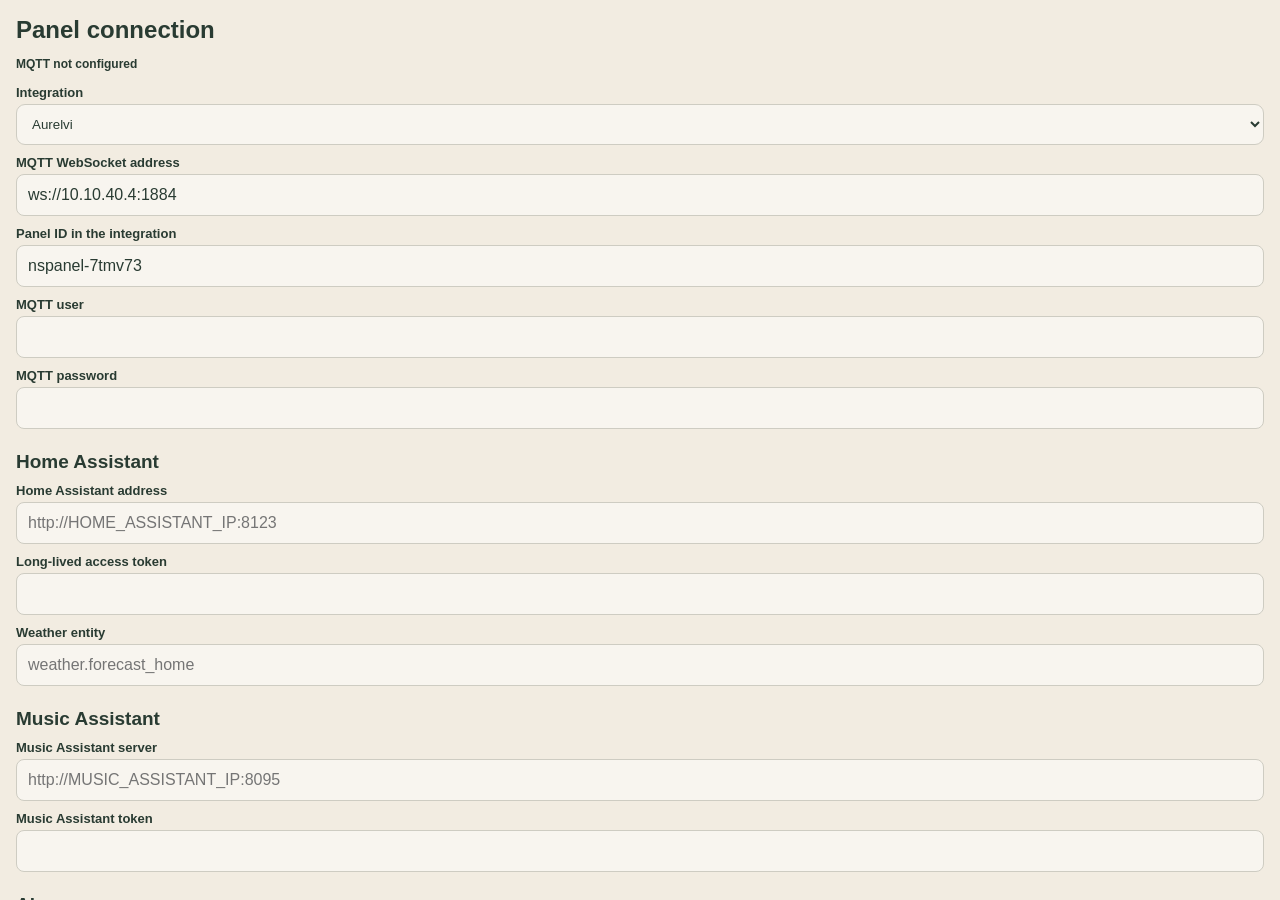
<file: custom_components/aurelvi/frontend/preview.html>
<!doctype html>
<html lang="sk"><head><meta charset="utf-8"><meta name="viewport" content="width=device-width,initial-scale=1,maximum-scale=1,user-scalable=no"><title>Aurelvi Panel</title><link rel="stylesheet" href="style.css"><link rel="stylesheet" href="features.css"><link rel="stylesheet" href="aurelvi.css"></head><body>
<header><button id="menu" data-i18n-attr="aria-label=common.settings">☰</button><strong id="title">Aurelvi</strong><span id="status"></span><span id="pages"></span><button id="next" data-i18n-attr="aria-label=panel.header.next_page">›</button></header>
<main id="main"><div id="surface"></div></main>
<section id="settings" hidden><h1 data-i18n="panel.settings.title"></h1><p id="connection-detail"></p>
<label for="namespace" data-i18n="panel.settings.integration"></label><select id="namespace"><option value="aurelvi">Aurelvi</option></select><label for="broker" data-i18n="panel.settings.broker"></label><input id="broker" type="url" placeholder="ws://10.10.40.4:1884" autocomplete="off" spellcheck="false">
<label for="device" data-i18n="panel.settings.device_id"></label><input id="device" placeholder="nspanel-7tmv73" autocomplete="off" spellcheck="false">
<label for="username" data-i18n="panel.settings.username"></label><input id="username" autocomplete="off" spellcheck="false">
<label for="password" data-i18n="panel.settings.password"></label><input id="password" type="password" autocomplete="off">
<div class="row"><button id="cancel" data-i18n="common.back"></button><button id="save" class="primary" data-i18n="panel.settings.save_connect"></button></div>
<p data-i18n="panel.settings.studio_hint"></p><p id="summary"></p><p>Aurelvi 0.3.2 <span data-i18n="panel.settings.footer"></span></p></section>
<div id="toast" hidden role="status"></div><script src="i18n.js"></script><script src="protocol.js"></script><script src="icons.js"></script><script src="skins.js"></script><script src="features.js"></script><script src="aurelvi.js"></script><script src="licence.js"></script><script src="app.js"></script><script src="studio-preview.js"></script></body></html>
</file>
<file: custom_components/aurelvi/frontend/style.css>
:root {
  --bg: #eee8db;
  --ink: #565144;
  --muted: #857e6f;
  --led: #318743;
}
* {
  box-sizing: border-box;
  -webkit-tap-highlight-color: transparent;
}
html,
body {
  margin: 0;
  width: 100%;
  height: 100%;
  overflow: hidden;
  background: var(--bg);
  color: var(--ink);
  font:
    16px Arial,
    sans-serif;
  touch-action: manipulation;
}
button,
input {
  font: inherit;
}
button {
  color: inherit;
  cursor: pointer;
}
button:disabled {
  opacity: 0.5;
  cursor: default;
}
header {
  height: 42px;
  display: flex;
  align-items: center;
  padding: 3px 9px;
}
header button {
  background: none;
  border: 0;
  font-size: 24px;
  width: 38px;
  height: 36px;
}
#title {
  flex: 1;
  font-size: 15px;
  overflow: hidden;
  white-space: nowrap;
  text-overflow: ellipsis;
}
#status {
  width: 8px;
  height: 8px;
  border-radius: 50%;
  background: #b28d4d;
  margin: 0 8px;
}
#status.online {
  background: var(--led);
  box-shadow: 0 0 6px #66b672;
}
#pages {
  font-size: 11px;
  color: var(--muted);
  padding: 0 4px;
}
main {
  height: calc(100% - 42px);
  padding: 8px 12px 14px;
}
#surface {
  width: 100%;
  height: 100%;
  display: grid;
  gap: 14px;
  grid-gap: 14px;
}
.tile {
  position: relative;
  border: 1px solid #e1d9c9;
  background: linear-gradient(145deg, #faf5e8, #e4ddce);
  border-radius: 19px;
  box-shadow:
    5px 5px 9px #c8c0b2,
    -5px -5px 9px #fffaf0;
  display: flex;
  align-items: center;
  justify-content: center;
  flex-direction: column;
  padding: 8px;
  min-width: 0;
  min-height: 0;
  overflow: hidden;
}
.tile.circle {
  border-radius: 50%;
}
.tile:active {
  box-shadow:
    inset 3px 3px 8px #c7c0b4,
    inset -3px -3px 8px #fffaf0;
}
.tile.lit {
  color: var(--led);
}
.tile.lit svg {
  filter: drop-shadow(0 0 3px #7bd77e);
}
.tile.inset {
  box-shadow:
    inset 4px 4px 9px #c7c0b4,
    inset -4px -4px 9px #fffaf0;
}
.glyph {
  width: 36px;
  height: 36px;
  flex-shrink: 0;
  margin: 4px;
}
.label {
  font-size: 17px;
  line-height: 1.15;
  text-align: center;
  font-weight: bold;
  max-width: 100%;
  overflow-wrap: break-word;
  margin-top: 5px;
}
.hint {
  font-size: 12px;
  color: var(--muted);
  margin-top: 5px;
}
.dot {
  position: absolute;
  right: 12px;
  top: 12px;
  width: 7px;
  height: 7px;
  border-radius: 50%;
  background: var(--led);
}
.segments {
  flex-direction: row;
  padding: 3px;
}
.segments.vertical {
  flex-direction: column;
}
.segment {
  flex: 1;
  width: 100%;
  height: 100%;
  border: 0;
  border-radius: 13px;
  background: transparent;
  display: flex;
  align-items: center;
  justify-content: center;
  flex-direction: column;
  padding: 5px;
  min-width: 0;
  min-height: 0;
  margin: 2px;
}
.segment.lit {
  color: var(--led);
  background: #e3ead8;
  box-shadow: inset 2px 2px 5px #c4ccba;
}
.segment.inset {
  box-shadow: inset 3px 3px 7px #bfb8aa;
}
.segment .glyph {
  width: 29px;
  height: 29px;
}
.segment .label {
  font-size: 15px;
}
.dimmer input {
  width: 95%;
  accent-color: var(--led);
}
.empty {
  display: flex;
  flex-direction: column;
  align-items: center;
  justify-content: center;
  text-align: center;
  height: 100%;
  padding: 22px;
}
.empty h1 {
  font-size: 25px;
  margin: 10px 0;
}
.empty p {
  line-height: 1.5;
  margin: 0;
  font-size: 16px;
}
.empty .glyph {
  width: 50px;
  height: 50px;
}
.clock-time {
  font-size: 72px;
  font-weight: bold;
  letter-spacing: -3px;
}
.clock-date {
  font-size: 20px;
  margin-top: 12px;
}
#settings {
  position: absolute;
  top: 0;
  right: 0;
  bottom: 0;
  left: 0;
  inset: 0;
  z-index: 5;
  background: var(--bg);
  padding: 16px;
  overflow-y: auto;
}
#settings[hidden] {
  display: none;
}
#settings h1 {
  font-size: 24px;
  margin: 0 0 12px;
}
#settings label {
  display: block;
  font-size: 13px;
  font-weight: bold;
  margin: 10px 0 4px;
}
#settings input {
  width: 100%;
  padding: 11px;
  background: #faf7ee;
  border: 1px solid #cbc3b3;
  border-radius: 8px;
  color: var(--ink);
  font-size: 16px;
}
#settings .row {
  display: flex;
  margin-top: 15px;
}
#settings button {
  border: 1px solid #cec6b8;
  border-radius: 10px;
  background: #f8f3e8;
  padding: 11px;
  flex: 1;
  margin: 0 5px;
}
#settings .primary {
  background: #397f46;
  color: white;
  border-color: #397f46;
}
#settings p {
  font-size: 12px;
  line-height: 1.4;
  color: var(--muted);
}
#connection-detail {
  color: var(--ink) !important;
  font-weight: bold;
}
#toast {
  position: absolute;
  bottom: 10px;
  left: 10px;
  right: 10px;
  background: #3b3a32;
  color: white;
  text-align: center;
  padding: 11px;
  border-radius: 10px;
  z-index: 9;
  font-size: 13px;
}
#toast[hidden] {
  display: none;
}
.unsupported {
  font-size: 12px;
  text-align: center;
}
.dark {
  --bg: #262b29;
  --ink: #e5e7dc;
  --muted: #a0a89f;
  --led: #87d395;
}
.dark .tile {
  background: linear-gradient(145deg, #363e38, #252b26);
  border-color: #354034;
  box-shadow:
    5px 5px 9px #181f19,
    -5px -5px 9px #424b43;
}
.dark .segment.lit {
  background: #354637;
}
.dark #settings input {
  background: #303833;
  color: var(--ink);
}
button:focus-visible {
  outline: 3px solid var(--led);
  outline-offset: 2px;
}
</file>
<file: custom_components/aurelvi/frontend/features.css>
.tile,
.dark .tile {
  border-color: var(--surface-border, #e1d9c9);
  background: linear-gradient(
    145deg,
    var(--surface-hi, #faf5e8),
    var(--surface-lo, #e4ddce)
  );
  box-shadow:
    5px 5px 9px var(--shadow, #c8c0b2),
    -5px -5px 9px var(--highlight, #fffaf0);
}
.tile.inset,
.dark .tile.inset {
  box-shadow:
    inset 4px 4px 9px var(--shadow, #c8c0b2),
    inset -4px -4px 9px var(--highlight, #fffaf0);
}
.feature-button {
  min-height: 44px;
  border: 1px solid var(--surface-border, #d4cebd);
  border-radius: 12px;
  background: var(--surface-hi, #f7f2e7);
  padding: 9px 12px;
  color: var(--ink);
  font-size: 16px;
}
.feature-button:active,
.feature-button.selected {
  box-shadow: inset 2px 2px 5px var(--shadow, #c8c0b2);
  color: var(--led);
}
.feature-row {
  display: flex;
  align-items: center;
  gap: 8px;
  margin-top: 8px;
}
.feature-row > button {
  flex: 1;
  min-width: 0;
}
.feature-input {
  width: 100%;
  min-height: 42px;
  background: var(--surface-hi, #f7f2e7);
  color: var(--ink);
  border: 1px solid var(--surface-border, #d4cebd);
  border-radius: 9px;
  padding: 8px;
  font:
    16px Arial,
    sans-serif;
}
.feature-range {
  width: 100%;
  min-height: 30px;
  accent-color: var(--led);
}
.advanced-settings h2 {
  font-size: 19px;
  margin: 22px 0 8px;
}
.advanced-settings .native-checkbox {
  width: 25px !important;
  height: 25px !important;
}
.advanced-settings > button {
  margin-top: 10px;
}
.weather-page {
  display: flex;
  align-items: center;
  justify-content: center;
  flex-direction: column;
  width: 100%;
  height: 100%;
  text-align: center;
  padding: 8px;
}
.weather-page > .glyph {
  width: 55px;
  height: 55px;
}
.weather-temp {
  font-size: 64px;
  font-weight: bold;
  line-height: 1.1;
}
.weather-condition {
  font-size: 22px;
  margin: 8px 0;
}
.weather-page p {
  margin: 4px 0;
}
.forecast-row {
  display: flex;
  justify-content: space-around;
  width: 100%;
  margin: 16px 0;
}
.forecast-day {
  display: flex;
  flex-direction: column;
  align-items: center;
  min-width: 0;
  flex: 1;
  font-size: 13px;
}
.forecast-day .glyph {
  width: 25px;
  height: 25px;
  margin: 7px 0;
}
.weather-page > button {
  margin-top: 8px;
}
.weather-page > small {
  margin-top: 8px;
}
.clock-page {
  display: flex;
  flex-direction: column;
  align-items: center;
  justify-content: center;
  height: 100%;
  width: 100%;
  text-align: center;
}
.analog-clock {
  width: 250px;
  height: 250px;
  max-height: 65%;
  filter: drop-shadow(3px 3px 5px var(--shadow));
}
.clock-face {
  fill: var(--surface-hi);
  stroke: var(--surface-border);
  stroke-width: 2;
}
.clock-mark,
.clock-hand {
  stroke: var(--ink);
}
.clock-second {
  stroke: var(--clock-accent);
}
.clock-center {
  fill: var(--clock-accent);
}
.clock-dark {
  background: #27302b;
  color: #e1e8df;
  border-radius: 20px;
  --surface-hi: #2c3830;
  --surface-border: #34483b;
  --ink: #e1e8df;
  padding: 15px;
}
.clock-page .clock-date {
  font-size: 19px;
  letter-spacing: 0;
}
.clock-alarm-button {
  margin-top: 16px;
  min-height: 40px;
  font-size: 14px;
}
.camera-page {
  height: 100%;
  display: flex;
  flex-direction: column;
  gap: 8px;
}
.camera-stage {
  position: relative;
  flex: 1;
  min-height: 150px;
  max-height: 270px;
  overflow: hidden;
  border-radius: 12px;
  background: #202720;
  display: flex;
  align-items: center;
  justify-content: center;
}
.camera-stream {
  width: 100%;
  height: 100%;
  object-fit: contain;
}
.camera-stream:not([src]) {
  display: none;
}
.camera-fallback {
  position: absolute;
  left: 10px;
  right: 10px;
  color: #dce5d9;
  text-align: center;
  font-size: 15px;
}
.camera-fallback[hidden] {
  display: none;
}
.camera-failed .camera-fallback {
  display: block;
}
.ptz-pad {
  align-self: center;
  display: grid;
  grid-template-columns: repeat(3, 54px);
  grid-template-rows: repeat(2, 44px);
  gap: 5px;
}
.ptz-up {
  grid-column: 2;
  grid-row: 1;
}
.ptz-down {
  grid-column: 2;
  grid-row: 2;
}
.ptz-left {
  grid-column: 1;
  grid-row: 2;
}
.ptz-right {
  grid-column: 3;
  grid-row: 2;
}
.alarm-page {
  height: 100%;
  display: flex;
  flex-direction: column;
  gap: 8px;
  padding: 4px;
}
.alarm-state {
  min-height: 25px;
  text-align: center;
  font-size: 21px;
}
.alarm-triggered {
  color: #b84436;
}
.alarm-pin {
  text-align: center;
  letter-spacing: 7px;
  height: 42px;
}
.alarm-keypad {
  display: grid;
  grid-template-columns: repeat(3, 1fr);
  grid-template-rows: repeat(4, minmax(44px, 1fr));
  gap: 8px;
  flex: 1;
  min-height: 0;
}
.alarm-keypad .feature-button {
  font-size: 23px;
}
.alarm-page .feature-row {
  margin-top: 0;
}
.feature-overlay {
  position: absolute;
  top: 0;
  left: 0;
  bottom: 0;
  right: 0;
  z-index: 10;
  background: var(--bg);
  color: var(--ink);
  display: flex;
  flex-direction: column;
  align-items: center;
  justify-content: center;
  padding: 28px 20px;
  overflow: auto;
  text-align: center;
}
.feature-overlay .feature-row {
  width: 100%;
  margin-top: 14px;
}
.feature-overlay h2 {
  font-size: 25px;
  margin: 12px 0;
}
.overlay-close {
  position: absolute;
  right: 10px;
  top: 8px;
  background: none;
  border: 0;
  font-size: 30px;
  padding: 6px 12px;
}
.notification-message {
  white-space: pre-wrap;
  font-size: 19px;
  line-height: 1.4;
  overflow-wrap: anywhere;
  max-width: 100%;
  margin: 9px 0;
}
.notification-image {
  max-width: 100%;
  max-height: 150px;
  object-fit: contain;
  border-radius: 10px;
}
.clock-alarm-overlay h1 {
  font-size: 35px;
}
.clock-alarm-overlay > button {
  width: 90%;
  margin: 10px 0;
}
.music-page {
  height: 100%;
  display: flex;
  flex-direction: column;
  gap: 5px;
  overflow: hidden;
}
.media-title {
  font-size: 19px;
  text-align: center;
  white-space: nowrap;
  overflow: hidden;
  text-overflow: ellipsis;
  min-height: 23px;
}
.music-page > .hint {
  text-align: center;
}
.music-page .feature-row {
  margin-top: 0;
}
.music-tabs {
  display: flex;
  gap: 4px;
  margin: 3px 0;
}
.music-tabs button {
  flex: 1;
  font-size: 12px;
  padding: 6px 4px;
  min-height: 35px;
}
.music-list {
  flex: 1;
  overflow-y: auto;
  min-height: 40px;
}
.music-item {
  width: 100%;
  display: block;
  text-align: left;
  padding: 12px 9px;
  min-height: 44px;
  background: transparent;
  color: var(--ink);
  border: 0;
  border-bottom: 1px solid var(--surface-border);
  font-size: 15px;
}
.music-item:active {
  color: var(--led);
  background: var(--surface-hi);
}
.readout-value {
  font-size: 28px;
  text-align: center;
  overflow-wrap: anywhere;
}
.readout-tile .label {
  font-size: 14px;
}
.pending-state {
  opacity: 0.75;
}
@media (max-width: 380px) {
  .feature-button {
    font-size: 14px;
    padding: 6px;
    min-height: 40px;
  }
  .weather-temp {
    font-size: 48px;
  }
  .analog-clock {
    width: 210px;
    height: 210px;
  }
  .clock-page .clock-time {
    font-size: 54px;
  }
  .clock-page .clock-date {
    font-size: 15px;
  }
  .alarm-keypad {
    gap: 5px;
    grid-template-rows: repeat(4, minmax(32px, 1fr));
  }
  .alarm-state {
    font-size: 18px;
  }
  .alarm-pin {
    height: 34px;
    min-height: 34px;
  }
  .alarm-keypad .feature-button {
    font-size: 18px;
    min-height: 32px;
  }
  .camera-stage {
    min-height: 100px;
  }
  .ptz-pad {
    grid-template-columns: repeat(3, 44px);
    grid-template-rows: repeat(2, 36px);
  }
  .ptz-pad button {
    min-height: 36px;
  }
  .music-tabs button {
    font-size: 11px;
  }
  .media-title {
    font-size: 16px;
  }
}

.notification-banner {
  top: 48px;
  bottom: auto;
  max-height: 65%;
  border-radius: 0 0 18px 18px;
  box-shadow: 0 8px 20px #0004;
  padding: 16px;
}
.notification-banner > .glyph {
  display: none;
}
.notification-banner h2 {
  font-size: 21px;
}
.notification-banner .notification-message {
  font-size: 16px;
}
.notification-banner .notification-image {
  max-height: 80px;
}
.dimmer-controls {
  display: flex;
  align-items: center;
  gap: 8px;
  width: 100%;
}
.dimmer-controls input {
  flex: 1;
  min-width: 0;
}
.dimmer-controls button {
  min-width: 42px;
  min-height: 42px;
  font-size: 23px;
  border: 0;
  border-radius: 10px;
  background: var(--surface-hi);
  color: var(--ink);
}
.dimmer.vertical .dimmer-controls {
  flex-direction: column;
  flex: 1;
  min-height: 0;
}
.dimmer.vertical input {
  writing-mode: vertical-lr;
  direction: rtl;
  -webkit-appearance: slider-vertical;
  width: 36px;
  min-height: 55px;
}
.dimmer.raised {
  box-shadow:
    4px 4px 8px var(--shadow),
    -4px -4px 8px var(--highlight);
}
</file>
<file: custom_components/aurelvi/frontend/aurelvi.css>
/* Aurelvi Cream / Night. Native square display, no external fonts. */
body.aurelvi-ui {
  --bg: #f2ece1;
  --ink: #293b32;
  --muted: #778078;
  --led: #2f805b;
  --surface-hi: #fbf8f1;
  --surface-lo: #ece5d8;
  --surface-border: #dfd8ca;
  --shadow: #d5cebf;
  --highlight: #fffdf8;
  font-family: Roboto, "Segoe UI", Arial, sans-serif;
}
body.aurelvi-night {
  --bg: #171f1c;
  --ink: #e6ece7;
  --muted: #9aaba1;
  --led: #8fdbad;
  --surface-hi: #25332c;
  --surface-lo: #1e2923;
  --surface-border: #34483d;
  --shadow: #111813;
  --highlight: #304337;
}
body.aurelvi-ui header {
  height: 40px;
  border-bottom: 1px solid var(--surface-border);
  padding: 2px 10px;
}
body.aurelvi-ui main {
  height: calc(100% - 40px);
  padding: 10px;
}
body.aurelvi-ui #title {
  font-size: 16px;
  font-weight: 600;
}
body.aurelvi-ui header button {
  font-size: 22px;
}
body.aurelvi-ui .tile {
  border-radius: 18px;
  box-shadow:
    3px 3px 7px var(--shadow),
    -3px -3px 7px var(--highlight);
}
body.aurelvi-ui .tile.lit {
  background: linear-gradient(145deg, var(--surface-hi), var(--surface-lo));
  color: var(--led);
}
body.aurelvi-ui #settings input,
body.aurelvi-ui #settings select,
body.aurelvi-ui #settings button {
  background: var(--surface-hi);
  color: var(--ink);
  border-color: var(--surface-border);
}
body.aurelvi-ui #settings .primary {
  background: #28664f;
  color: #fff;
}
#namespace {
  width: 100%;
  padding: 11px;
  border: 1px solid var(--surface-border);
  border-radius: 9px;
}
.aur-fan {
  display: flex;
  flex-direction: column;
  gap: 9px;
  height: 100%;
  overflow-y: auto;
  padding: 1px 3px 3px;
}
.aur-control {
  position: relative;
  border: 1px solid var(--surface-border);
  background: linear-gradient(140deg, var(--surface-hi), var(--surface-lo));
  color: var(--ink);
  border-radius: 15px;
  min-height: 48px;
  padding: 9px;
  display: flex;
  align-items: center;
  justify-content: center;
  gap: 6px;
  box-shadow: 2px 3px 5px var(--shadow);
  transition:
    transform 0.1s,
    color 0.15s,
    box-shadow 0.15s;
  font-weight: 600;
}
.aur-control:active {
  transform: scale(0.975);
  box-shadow: inset 2px 2px 5px var(--shadow);
}
.aur-control.is-on {
  color: var(--led);
  border-color: var(--led);
}
.aur-control.is-on .glyph {
  filter: drop-shadow(0 0 4px #7bcb9366);
}
.aur-control.is-on:after {
  content: "";
  position: absolute;
  right: 10px;
  top: 10px;
  width: 5px;
  height: 5px;
  background: var(--led);
  border-radius: 50%;
  box-shadow: 0 0 5px var(--led);
}
.aur-control .glyph {
  width: 23px;
  height: 23px;
  margin: 0;
}
.aur-light {
  min-height: 66px;
  justify-content: flex-start;
  padding: 12px 17px;
  font-size: 21px;
  gap: 12px;
}
.aur-light .glyph {
  width: 30px;
  height: 30px;
}
.aur-control-note {
  margin-left: auto;
  font-size: 12px;
  font-weight: 400;
  color: var(--muted);
}
.aur-section-head {
  display: flex;
  justify-content: space-between;
  align-items: center;
  gap: 10px;
  font-size: 10px;
  letter-spacing: 1.2px;
  font-weight: 600;
  color: var(--muted);
  padding: 2px 3px;
}
.aur-state-label {
  letter-spacing: 0;
  font-size: 11px;
  font-weight: 400;
}
.aur-speeds {
  display: grid;
  grid-template-columns: repeat(6, minmax(0, 1fr));
  gap: 8px;
}
.aur-speed {
  min-height: 64px;
  font-size: 29px;
  border-radius: 14px;
  flex-direction: column;
}
.aur-speed.is-on {
  box-shadow:
    inset 2px 2px 5px var(--shadow),
    0 0 8px #70b78c2b;
  text-shadow: 0 0 7px #83cd9e5c;
}
.aur-utility {
  display: flex;
  gap: 8px;
}
.aur-utility > .aur-control {
  flex: 1;
  min-width: 0;
  font-size: 12px;
  flex-direction: column;
  gap: 3px;
  padding: 7px;
  min-height: 61px;
}
.aur-slider {
  display: flex;
  align-items: center;
  gap: 11px;
  border: 1px solid var(--surface-border);
  border-radius: 14px;
  background: var(--surface-hi);
  padding: 9px 13px;
  min-height: 51px;
}
.aur-slider > .glyph {
  width: 23px;
  height: 23px;
  margin: 0;
}
.aur-slider-body {
  flex: 1;
  min-width: 0;
}
.aur-slider-head {
  display: flex;
  justify-content: space-between;
  font-size: 12px;
  line-height: 1.2;
}
.aur-slider-head strong {
  font-variant-numeric: tabular-nums;
  color: var(--led);
  font-size: 12px;
}
.aur-slider input {
  width: 100%;
  height: 22px;
  margin: 6px 0 0;
  accent-color: var(--led);
  display: block;
}
.aur-timer {
  min-height: 43px;
  box-shadow: none;
  font-size: 12px;
}
.aur-extras {
  display: grid;
  grid-template-columns: repeat(2, 1fr);
  gap: 8px;
  padding-bottom: 3px;
}
.aur-extras button {
  font-size: 12px;
}
.aur-sheet {
  position: absolute;
  inset: 0;
  z-index: 12;
  background: var(--bg);
  color: var(--ink);
  padding: 28px 22px;
  display: grid;
  grid-template-columns: 1fr 1fr;
  gap: 15px;
  align-content: center;
}
.aur-sheet h2,
.aur-sheet .aur-close {
  grid-column: 1/-1;
}
.aur-sheet h2 {
  font-size: 23px;
  margin: 0 0 12px;
}
.aur-close {
  min-height: 45px;
  background: none;
  border: 1px solid var(--surface-border);
  border-radius: 12px;
  color: var(--ink);
}
.pending {
  opacity: 0.75 !important;
}
.pending:before {
  content: "";
  position: absolute;
  right: 9px;
  bottom: 8px;
  width: 10px;
  height: 10px;
  border: 2px solid var(--muted);
  border-right-color: transparent;
  border-radius: 50%;
  animation: aur-spin 0.7s linear infinite;
}
@keyframes aur-spin {
  to {
    transform: rotate(360deg);
  }
}
body.aurelvi-night .feature-overlay {
  background: var(--bg);
}
@media (max-width: 390px) {
  .aur-fan {
    gap: 7px;
  }
  .aur-speed {
    font-size: 24px;
    min-height: 52px;
  }
  .aur-speeds {
    gap: 5px;
  }
  .aur-light {
    min-height: 57px;
    font-size: 18px;
    padding: 10px;
  }
  .aur-control-note {
    font-size: 10px;
  }
  .aur-utility > .aur-control {
    font-size: 10px;
    min-height: 53px;
  }
  .aur-slider {
    min-height: 47px;
    padding: 7px 10px;
  }
  .aur-control {
    border-radius: 12px;
  }
  .aur-timer {
    min-height: 38px;
  }
}
@media (prefers-reduced-motion: reduce) {
  .aur-control {
    transition: none;
  }
  .pending:before {
    animation: none;
  }
}

body.studio-preview main,
body.studio-preview header {
  pointer-events: none;
}
body.studio-preview button:disabled {
  opacity: 1;
}

/* Original material treatments applied consistently across page types. */
body.aurelvi-ui { background:var(--bg);color:var(--ink); }
body.aurelvi-ui[data-material="wood"] {background-image:repeating-linear-gradient(94deg,transparent 0 5px,#9c6d3b12 6px 7px,transparent 8px 18px),repeating-linear-gradient(88deg,transparent 0 33px,#85522e12 34px 36px);}
body.aurelvi-ui[data-material="linen"] {background-image:repeating-linear-gradient(0deg,#ffffff09 0 1px,transparent 1px 4px),repeating-linear-gradient(90deg,#372c2010 0 1px,transparent 1px 4px);}
body.aurelvi-ui[data-material="carbon"] {background-image:repeating-linear-gradient(45deg,#ffffff05 0 3px,#00000015 3px 6px),repeating-linear-gradient(-45deg,transparent 0 4px,#ffffff04 4px 8px);}
body.aurelvi-ui[data-material="brushed"],body.aurelvi-ui[data-material="metal"] {background-image:repeating-linear-gradient(0deg,transparent 0 2px,#ffffff10 2px 3px),linear-gradient(115deg,#ffffff12,transparent 45%,#00000018);}
body.aurelvi-ui[data-material="glow"] .tile,body.aurelvi-ui[data-material="glow"] .aur-control {box-shadow:inset 0 0 0 1px var(--surface-border),0 3px 9px var(--shadow);}
body.aurelvi-ui[data-material="glow"] .is-on,body.aurelvi-ui[data-material="glow"] .tile.lit {box-shadow:inset 0 0 8px var(--led),0 0 10px var(--led);}
body.aurelvi-ui[data-material="deco"] .tile,body.aurelvi-ui[data-material="deco"] .aur-control {border-radius:5px;border:1px solid var(--led);outline:1px solid var(--surface-border);outline-offset:3px;}
body.aurelvi-ui[data-material="paddle"] .tile,body.aurelvi-ui[data-material="paddle"] .aur-control {border-radius:5px;box-shadow:0 4px 1px var(--shadow),inset 0 2px 0 var(--highlight);}
body.aurelvi-ui[data-material="rocker"] .tile,body.aurelvi-ui[data-material="rocker"] .aur-control {border-radius:7px;background:linear-gradient(180deg,var(--surface-hi) 0 48%,var(--surface-lo) 52% 100%);}
body.aurelvi-ui[data-material="capsule"] .tile,body.aurelvi-ui[data-material="capsule"] .aur-control {border-radius:40px;}
body.aurelvi-ui[data-material="flat"] .tile,body.aurelvi-ui[data-material="flat"] .aur-control {border-radius:12px;box-shadow:none;}
body.aurelvi-ui[data-material="retro"] .tile,body.aurelvi-ui[data-material="retro"] .aur-control {border-radius:8px;border-width:2px;box-shadow:0 3px 0 var(--shadow);}
body.aurelvi-ui[data-material="pop"] .tile,body.aurelvi-ui[data-material="pop"] .aur-control {border-radius:22px;border:2px solid var(--ink);box-shadow:3px 3px 0 var(--ink);}
body.aurelvi-ui[data-material="circuit"] {background-image:linear-gradient(#65babb0b 1px,transparent 1px),linear-gradient(90deg,#65babb0b 1px,transparent 1px);background-size:24px 24px;}
#clock-alarm-editor {gap:16px;justify-content:center;padding:24px;background:var(--bg);color:var(--ink);}
#clock-alarm-editor input[type=time] {font-size:42px;text-align:center;width:100%;padding:16px;background:var(--surface-hi);color:var(--ink);border:1px solid var(--surface-border);border-radius:14px;}
#clock-alarm-editor .alarm-enabled {font-size:20px;display:flex;align-items:center;gap:14px;}
#clock-alarm-editor input[type=checkbox] {width:28px;height:28px;}
#clock-alarm-editor .row button {min-height:56px;flex:1;}

body.aurelvi-ui .tile .label {font-size:var(--label-size,14px);transform:translateY(var(--label-offset,0px));}
body.aurelvi-ui .tile .glyph {width:var(--icon-size,40px);height:var(--icon-size,40px);}

.cover-rocker {display:grid;grid-template-rows:auto repeat(3,1fr);gap:5px;padding:8px;}

.clock-date {font-size:var(--clock-date-size,13px);}
.clock-page {width:100%;height:100%;border-radius:16px;}
.notification-overlay[data-level="success"] {border-top:6px solid #53b580;}
.notification-overlay[data-level="warning"] {border-top:6px solid #e1b052;}
.notification-overlay[data-level="error"] {border-top:6px solid #d96767;}
.notification-overlay[data-level="info"] {border-top:6px solid #639dde;}
body.screen-blanked,body.screen-blanked main {background:#000!important;}
body.screen-blanked header {visibility:hidden;}

#clock-alarm-editor {overflow-y:auto;justify-content:flex-start;align-items:stretch;gap:7px;padding:12px 18px;}
#clock-alarm-editor h1 {font-size:23px;margin:0;}
#clock-alarm-editor input[type=time] {font-size:30px;padding:7px;}
#clock-alarm-editor .alarm-enabled {font-size:15px;gap:10px;}
#clock-alarm-editor input[type=checkbox] {width:22px;height:22px;}
#clock-alarm-editor select {width:100%;min-height:36px;padding:6px;background:var(--surface-hi);color:var(--ink);border:1px solid var(--surface-border);border-radius:9px;}
#clock-alarm-editor input[type=range] {width:100%;}
#clock-alarm-editor label {font-size:14px;}
#clock-alarm-editor .row button {min-height:40px;font-size:14px;padding:7px;}
/* Collection atelier: original ornamental geometry and tactile control treatments. */
body.aurelvi-ui[data-material="art-deco"]{background-image:repeating-conic-gradient(from 180deg at 50% 115%,transparent 0 8deg,#d6b46b13 8deg 9deg,transparent 9deg 18deg),linear-gradient(160deg,#ffffff08,transparent 50%,#00000022);}
body[data-material="art-deco"] #main{padding:14px;border:1px solid var(--led);outline:1px solid var(--surface-border);outline-offset:-6px;}
body[data-material="art-deco"] .tile,body[data-material="art-deco"] .aur-control{border-radius:2px!important;border:1px solid var(--led);outline:1px solid var(--surface-border);outline-offset:-5px;background:linear-gradient(140deg,var(--surface-hi),var(--surface-lo));box-shadow:0 4px 10px #0003;}
body[data-material="art-deco"] .label,body[data-material="art-deco"] .aur-label{font-family:Georgia,serif;letter-spacing:1.5px;text-transform:uppercase;}
body[data-material="art-deco"] .tile:before,body[data-material="art-deco"] .aur-control:before{content:'';position:absolute;top:8px;left:8px;width:12px;height:12px;border-left:2px solid var(--led);border-top:2px solid var(--led);pointer-events:none;opacity:.6;}
body.aurelvi-ui[data-material="hifi"]{background-image:repeating-linear-gradient(0deg,#ffffff0e 0 1px,#0000000b 1px 3px),linear-gradient(100deg,#ffffff1c,transparent 40%,#00000023);}
body[data-material="hifi"] header{border-bottom:3px double var(--surface-border);letter-spacing:2px;font-family:monospace;}
body[data-material="hifi"] .tile,body[data-material="hifi"] .aur-control{border-radius:4px;border:2px solid var(--surface-border);background:linear-gradient(var(--surface-hi),var(--surface-lo));box-shadow:inset 0 2px 2px #fff3,0 5px 0 var(--shadow),0 7px 8px #0003;}
body[data-material="hifi"] .is-on,body[data-material="hifi"] .tile.lit{box-shadow:inset 0 2px 5px #0005,0 1px 0 var(--shadow);text-shadow:0 0 5px var(--led);}
body[data-material="hifi"] .label,body[data-material="hifi"] .aur-label{font-family:monospace;text-transform:uppercase;letter-spacing:1px;}
body[data-material="hifi"] .aur-control .glyph,body[data-material="hifi"] .tile>.glyph{border:2px solid var(--surface-border);border-radius:50%;padding:7px;box-shadow:2px 2px 4px #0004,-2px -2px 4px #fff3;}
body.aurelvi-ui[data-material="ceramic"]{background-image:radial-gradient(ellipse at top left,#ffffff25,transparent 70%);}
body[data-material="ceramic"] .tile,body[data-material="ceramic"] .aur-control{border-radius:18px;border:1px solid var(--surface-border);background:linear-gradient(150deg,var(--surface-hi),var(--surface-lo));box-shadow:inset 0 3px 3px #fff5,0 6px 0 var(--shadow),0 9px 11px #0003;}
body[data-material="ceramic"] .is-on,body[data-material="ceramic"] .tile.lit{box-shadow:inset 1px 3px 6px #0003,0 2px 0 var(--shadow);}
body.aurelvi-ui[data-material="japandi"]{background-image:repeating-linear-gradient(91deg,transparent 0 6px,#563f2310 6px 7px,transparent 7px 17px),linear-gradient(20deg,#ffffff16,transparent);}
body[data-material="japandi"] .tile,body[data-material="japandi"] .aur-control{border-radius:6px;border:1px solid var(--surface-border);box-shadow:0 3px 5px #0002;background:linear-gradient(110deg,var(--surface-hi),var(--surface-lo));}
body[data-material="japandi"] .label,body[data-material="japandi"] .aur-label{letter-spacing:1px;font-weight:400;}
body.aurelvi-ui[data-material="glass"]{background-image:radial-gradient(ellipse at 10% 0,#ffffff35,transparent 55%),radial-gradient(ellipse at 95% 90%,#9aafff33,transparent 60%);}
body[data-material="glass"] .tile,body[data-material="glass"] .aur-control{border-radius:22px;border:1px solid #ffffff66;background:linear-gradient(135deg,var(--surface-hi),var(--surface-lo));box-shadow:inset 1px 1px 0 #fff5,0 5px 15px #0002;}
body[data-material="glass"] .is-on,body[data-material="glass"] .tile.lit{box-shadow:inset 1px 1px 0 #fff8,0 0 14px var(--led);}
body.aurelvi-ui[data-material="neon"]{background-image:linear-gradient(#ffffff04 1px,transparent 1px),linear-gradient(90deg,#ffffff04 1px,transparent 1px);background-size:22px 22px;}
body[data-material="neon"] .tile,body[data-material="neon"] .aur-control{border-radius:12px;border:1px solid var(--surface-border);box-shadow:inset 0 0 8px #0003;background:var(--surface-lo);}
body[data-material="neon"] .is-on,body[data-material="neon"] .tile.lit{border-color:var(--led);box-shadow:inset 0 0 13px var(--shadow),0 0 14px var(--led);text-shadow:0 0 5px var(--led);}
body[data-skin-variant="1"] .aur-control,body[data-skin-variant="5"] .aur-control{border-radius:28px;}
body[data-skin-variant="3"] #main,body[data-skin-variant="7"] #main{border-top:3px double var(--surface-border);border-bottom:3px double var(--surface-border);}
body[data-skin-variant="2"] .aur-control .glyph,body[data-skin-variant="6"] .aur-control .glyph{transform:scale(.9);}
body[data-material="art-deco"] .segments .segment{border-radius:0;border-right:1px solid var(--led);}
body[data-material="hifi"] .segments .segment{border-radius:3px;box-shadow:inset 0 1px 2px #fff3,0 2px 2px #0003;}
.aur-vu{display:none;}
body[data-material="hifi"] .aur-vu{display:block;background:#17201c;border:3px ridge var(--surface-border);border-radius:4px;padding:12px 17px;box-shadow:inset 0 2px 8px #0008;}
.aur-vu-label{font:10px monospace;letter-spacing:2px;color:#ddcf96;margin-bottom:9px;}
.aur-vu-track{height:20px;background:repeating-linear-gradient(90deg,#a7975b25 0 8px,transparent 8px 10px);overflow:hidden;}
.aur-vu-fill{height:100%;background:repeating-linear-gradient(90deg,#b8cd78 0 8px,transparent 8px 10px);filter:drop-shadow(0 0 3px #c6e58c);}
.aur-vu-scale{font:9px monospace;white-space:pre;color:#b1bd9d;display:block;text-align:center;letter-spacing:3px;margin-top:7px;}
body[data-material="hifi"] .aur-speeds .aur-control{border-radius:50%;aspect-ratio:1;min-height:0;border:3px ridge var(--surface-border);background:radial-gradient(circle at 35% 30%,var(--surface-hi),var(--surface-lo) 65%,var(--shadow));box-shadow:2px 4px 4px #0005,inset 0 1px 2px #fff6;font-family:monospace;}
body[data-material="hifi"] .aur-speeds .is-on{border-color:var(--led);box-shadow:0 0 7px var(--led),inset 1px 2px 5px #0003;}
body[data-material="hifi"][data-skin="walnut-amplifier"] main,body[data-material="hifi"][data-skin="copper-valve"] main{border-left:9px solid #5b3e28;border-right:9px solid #5b3e28;}
body[data-material="art-deco"] .aur-vu{display:block;border:1px solid var(--led);outline:1px solid var(--surface-border);outline-offset:3px;padding:9px 16px;}
body[data-material="art-deco"] .aur-vu-track{height:7px;}
body[data-material="art-deco"] .aur-vu-fill{background:var(--led);}
body[data-material="art-deco"] .aur-vu-label,body[data-material="art-deco"] .aur-vu-scale{color:var(--led);font-family:Georgia,serif;}

/* Bundled, photographic material scans. No texture is fetched from the network. */
body.aurelvi-ui[data-texture]:not([data-texture=""]){background-image:linear-gradient(var(--material-tint),var(--material-tint)),var(--texture-image);background-size:cover;background-position:center}
body.aurelvi-ui[data-texture]:not([data-texture=""]) .aur-control,body.aurelvi-ui[data-texture]:not([data-texture=""]) .tile:not(.segments),body.aurelvi-ui[data-texture]:not([data-texture=""]) .segment{background-image:linear-gradient(var(--material-tint),var(--material-tint)),var(--texture-image);background-size:cover;background-position:center;border-color:var(--surface-border)}
body.aurelvi-ui[data-texture="aluminium"]{--material-tint:#c6caca22}body.aurelvi-ui.dark[data-texture="aluminium"]{--material-tint:#162021bb}
body.aurelvi-ui[data-texture="titanium"]{--material-tint:#50555966}body.aurelvi-ui[data-texture="carbon"]{--material-tint:#17202544}body.aurelvi-ui[data-texture="marble"]{--material-tint:#ede8de22}body.aurelvi-ui[data-texture="black-marble"]{--material-tint:#121a1a33}
body.aurelvi-ui[data-texture="oak"]{--material-tint:#eedfc544}body.aurelvi-ui[data-texture="walnut"]{--material-tint:#38251b44}body.aurelvi-ui[data-texture="leather"]{--material-tint:#151b1a44}
body.aurelvi-ui[data-material="hifi"] .aur-speeds .aur-control{background-image:radial-gradient(circle at 35% 25%,#ffffff55,#00000022 80%),var(--texture-image);background-size:cover}
body.aurelvi-ui[data-trim="walnut"] main{border-left:12px solid transparent;border-right:12px solid transparent;border-image:url('materials/walnut.webp') 20 / 0 12px / 0 stretch}
body.aurelvi-ui[data-trim="oak"] main{border-left:12px solid transparent;border-right:12px solid transparent;border-image:url('materials/oak.webp') 20 / 0 12px / 0 stretch}
/* Intercom remains separate from the room layout and its HA configuration. */
.intercom-open{font-size:23px;min-width:40px}.intercom-busy{color:var(--led);box-shadow:inset 0 0 0 2px var(--led)}
.intercom-panel{position:fixed;inset:0;z-index:5000;background:var(--bg,#eee8db);color:var(--ink,#25392e);padding:18px;overflow:auto;box-sizing:border-box;font:15px/1.45 sans-serif}.intercom-panel[hidden]{display:none!important}.intercom-top{display:flex;align-items:center;justify-content:space-between;gap:15px}.intercom-top h1{font-size:24px;margin:0}.intercom-panel button{background:var(--surface-hi,#f5f3ea);color:inherit;border:1px solid var(--surface-border,#8d9d91);border-radius:10px;padding:12px;min-height:46px;font:inherit;cursor:pointer}.intercom-panel button:disabled{opacity:.5;cursor:default}.intercom-status{padding:14px;background:var(--surface-lo,#dce4da);border-radius:12px;min-height:44px}.intercom-contacts{display:grid;grid-template-columns:repeat(2,minmax(0,1fr));gap:12px;margin:16px 0}.intercom-contacts button{min-height:80px;font-size:18px;overflow-wrap:anywhere}.intercom-actions{display:flex;flex-wrap:wrap;gap:10px;margin:15px 0}.intercom-actions [hidden]{display:none}.intercom-panel .intercom-end{background:#9c3232;color:white}.intercom-setup{margin:22px 0}.intercom-setup summary{padding:12px 0;cursor:pointer}.intercom-setup label{display:block;margin:13px 0}.intercom-setup input:not([type=checkbox]),.intercom-setup textarea{display:block;box-sizing:border-box;width:100%;padding:11px;margin-top:5px;background:var(--surface-hi,#fff);color:inherit;border:1px solid var(--surface-border,#82958a);border-radius:7px;font:14px monospace}.intercom-contact-row{padding:12px 0;border-top:1px solid var(--surface-border,#82958a);display:grid;gap:7px}.intercom-setup p{font-size:13px}.intercom-panel button:focus-visible{outline:3px solid var(--led,#398457);outline-offset:2px}
</file>
<file: website/assets/site.css>
@import url('https://fonts.googleapis.com/css2?family=DM+Sans:wght@400;450;500;600;700&family=Manrope:wght@400;500;600;700;800&display=swap');
:root{--paper:#f7f6f0;--ink:#223c30;--muted:#68766b;--line:#dce1d5;--green:#28664f;--light:#e8eddf;--white:#fff;--serif:Georgia,'Times New Roman',serif}*{box-sizing:border-box}html{scroll-behavior:smooth;scroll-padding-top:110px}body{margin:0;background:var(--paper);color:var(--ink);font:16px/1.65 'DM Sans',Arial,sans-serif}a{color:inherit;text-decoration:none}button,input,select{font:inherit}button,a,select{-webkit-tap-highlight-color:transparent}button{color:inherit;cursor:pointer}button:focus-visible,a:focus-visible,select:focus-visible,input:focus-visible{outline:3px solid #659f75;outline-offset:5px}img{max-width:100%;display:block}h1,h2,h3,p{margin:0}h1,h2{font-family:var(--serif);font-weight:400;letter-spacing:-.055em;line-height:1.05}h1{font-size:clamp(56px,6.8vw,98px)}h2{font-size:clamp(38px,4.5vw,62px)}h3{font:700 20px/1.3 Manrope,Arial,sans-serif;letter-spacing:-.5px}p{color:var(--muted)}.wrap{width:min(1216px,calc(100% - 80px));margin:auto}.skip{position:absolute;top:-90px;background:var(--green);color:white;padding:10px;z-index:100}.skip:focus{top:0}.header{height:100px;display:flex;align-items:center;gap:36px;border-bottom:1px solid var(--line)}.brand{display:flex;align-items:center;gap:10px;font:800 26px Manrope,Arial;letter-spacing:-1px}.brand img{width:33px;height:33px}.brand small{display:block;font:500 9px/1.4 'DM Sans',Arial;letter-spacing:2.2px}.header nav{display:flex;gap:27px;margin-left:auto;font-size:14px}.header nav a{padding:10px 0;color:var(--muted)}.header nav a[aria-current=page]{color:var(--ink);box-shadow:0 2px var(--green)}.header select{background:transparent;border:0;font-size:12px;color:var(--ink);padding:8px}.btn{display:inline-flex;align-items:center;justify-content:center;gap:15px;padding:13px 23px;border:1px solid var(--green);border-radius:7px;font-size:14px;font-weight:600;line-height:1.5;background:var(--green);color:white}.btn:hover{background:#1f513d;color:white}.btn.outline{background:transparent;color:var(--green);border-color:#a8b6a6}.btn.outline:hover{background:var(--light)}.header>.btn{padding:10px 17px}.eyebrow{font-size:11px;letter-spacing:2.2px;text-transform:uppercase;color:var(--green);font-weight:700;display:flex;align-items:center;gap:9px}.eyebrow:before{content:'';width:6px;height:6px;background:#659b58;border-radius:50%}.hero{display:grid;grid-template-columns:1.1fr 1fr;gap:50px;align-items:center;padding:72px 0 60px}.hero h1{margin:24px 0}.hero h1 em{font-weight:400;color:#6d8766}.hero .lead{font-size:17px;max-width:445px;line-height:1.8}.actions{display:flex;flex-wrap:wrap;gap:12px;margin-top:30px}.under-note{font-size:11px;margin-top:20px;letter-spacing:.3px}.visual{position:relative;min-width:0;padding:40px 35px 20px;background:radial-gradient(ellipse at 50% 40%,#e0e5cc 0,#edf0e3 50%,transparent 72%);display:flex;align-items:center;flex-direction:column}.visual:before{content:'';width:90%;height:90%;position:absolute;border:1px solid #d9dfcd;border-radius:50%;top:0;z-index:-1}.device{--bg:#f2ece1;--fg:#293b32;--accent:#2f805b;background:linear-gradient(145deg,#3a3c35,#141915);border-radius:28px;padding:17px;width:min(100%,368px);aspect-ratio:1;box-shadow:14px 28px 40px #253b2829,0 2px 2px #fff9 inset,-1px -1px 4px #000;position:relative}.device:after{content:'';position:absolute;bottom:5px;left:46%;width:8%;height:3px;border-radius:10px;background:#454b41}.panel-screen{background:var(--bg);color:var(--fg);border-radius:13px;height:100%;padding:19px;display:flex;flex-direction:column;position:relative;overflow:hidden}.panel-head{display:flex;justify-content:space-between;font-size:10px;margin-bottom:13px;align-items:center}.panel-head strong{font-size:13px}.panel-head span{font-size:9px}.panel-title{font-size:10px;opacity:.6;letter-spacing:1.4px;text-transform:uppercase;margin-bottom:10px}.panel-grid{display:grid;grid-template-columns:repeat(3,1fr);gap:9px;flex:1}.control{border:1px solid #ffffff70;border-radius:11px;background:color-mix(in srgb,var(--bg),white 12%);color:var(--fg);box-shadow:3px 4px 6px #0002,-2px -2px 4px #fff6;display:flex;align-items:center;justify-content:center;flex-direction:column;gap:2px;min-height:50px;font-size:17px;position:relative}.control small{font-size:9px;opacity:.7}.control svg{width:22px;height:22px;fill:none;stroke:currentColor;stroke-width:1.6}.control.wide{grid-column:span 3;flex-direction:row;gap:12px;font-size:11px;min-height:44px}.control.active{color:var(--accent);box-shadow:inset 2px 2px 5px #0002,inset -2px -2px 5px #fff4}.control.active:after{content:'';position:absolute;bottom:6px;width:14px;height:2px;background:var(--accent);box-shadow:0 0 7px var(--accent);border-radius:2px}.panel-foot{font-size:8px;text-align:center;letter-spacing:6px;padding-top:13px;opacity:.6}.demo-label{font-size:10px;letter-spacing:1.2px;color:var(--muted);margin:22px 0 9px;text-transform:uppercase}.theme-dots{display:flex;gap:9px;align-items:center}.theme-dot{height:24px;width:24px;border:3px solid var(--paper);outline:1px solid transparent;border-radius:50%;padding:0}.theme-dot[aria-pressed=true]{outline-color:var(--green)}.theme-name{font-size:12px;margin-left:5px;color:var(--muted)}.caption-line{display:flex;justify-content:space-between;margin-top:25px;font-size:10px;letter-spacing:1px;text-transform:uppercase;color:var(--muted)}.trust{border-top:1px solid var(--line);border-bottom:1px solid var(--line);display:flex;justify-content:space-between;gap:20px;padding:25px 0;font-size:12px;color:var(--muted)}.trust b{font-weight:600;color:var(--ink)}.trust span{display:flex;align-items:center;gap:10px}.check{color:var(--green);font-size:17px}.section{padding:85px 0;border-bottom:1px solid var(--line)}.section-head{display:flex;align-items:end;justify-content:space-between;gap:25px;margin-bottom:38px}.section-head h2{margin-top:15px}.text-link{font-size:13px;border-bottom:1px solid #859b81;padding-bottom:5px;color:var(--green);white-space:nowrap}.feature-grid{display:grid;grid-template-columns:repeat(3,1fr);gap:45px}.feature{border-top:1px solid #adb9a3;padding-top:22px}.feature .num{font-size:11px;color:#77916b;letter-spacing:2px}.feature h3{margin:16px 0 10px}.feature p{font-size:14px}.feature svg{width:30px;height:30px;stroke:var(--green);fill:none;stroke-width:1.3}.studio-section{display:grid;grid-template-columns:.8fr 1.2fr;gap:70px;align-items:center}.studio-section h2{margin:18px 0 24px}.studio-section p{font-size:15px}.studio-image{border:1px solid #d5ddcf;border-radius:12px;padding:8px;background:#f0f2ec;box-shadow:10px 15px 35px #2c462615}.studio-image img{border-radius:6px;width:100%;height:auto;aspect-ratio:1.65;object-fit:cover;object-position:top}.studio-image figcaption{font-size:10px;color:var(--muted);padding:9px 6px 3px}.studio-image{margin:0}.cta-band{margin:65px 0;background:var(--green);color:#f2f2e7;border-radius:12px;padding:45px 50px;display:flex;align-items:center;justify-content:space-between;gap:30px}.cta-band h2{font-size:42px}.cta-band p{color:#c4d4c5;margin-top:12px;font-size:14px}.cta-band .btn{background:#edf0df;color:var(--green);border-color:#edf0df;white-space:nowrap}.footer{display:flex;justify-content:space-between;align-items:center;padding:28px 0 38px;gap:25px;font-size:11px;color:var(--muted)}.footer .brand{font-size:20px}.footer .brand img{width:25px;height:25px}.footer p{font-size:10px;max-width:420px}.footer-links{display:flex;gap:20px}.page-intro{padding:60px 0 50px;max-width:820px}.page-intro h1{font-size:clamp(53px,6vw,79px);margin:20px 0}.page-intro p{max-width:640px;font-size:17px}.requirements{display:grid;grid-template-columns:repeat(3,1fr);gap:25px;padding:28px 0 35px;border-top:1px solid var(--line);border-bottom:1px solid var(--line)}.requirements h3{font-size:15px;margin-bottom:7px}.requirements p{font-size:13px}.guide-layout{display:grid;grid-template-columns:185px minmax(0,1fr);gap:70px;padding:55px 0}.guide-nav{position:sticky;top:30px;align-self:start;display:flex;flex-direction:column;gap:15px;font-size:12px;color:var(--muted)}.guide-nav b{color:var(--ink);font-size:10px;letter-spacing:1.7px;margin-bottom:6px}.guide-nav a:hover{color:var(--green)}.guide-stage{padding:0 0 45px;margin-bottom:38px;border-bottom:1px solid var(--line)}.guide-stage h2{font-size:40px;margin:13px 0 25px}.step{display:grid;grid-template-columns:38px 1fr;gap:17px;margin:26px 0}.step-number{font:400 26px var(--serif);color:#97a389;padding-top:2px}.step h3{font-size:17px;margin-bottom:8px}.step p{font-size:14px;margin:8px 0}.step .btn{font-size:12px;padding:10px 16px;margin:8px 8px 8px 0}.code{display:flex;align-items:start;justify-content:space-between;gap:14px;margin:12px 0;padding:15px 16px;background:#e9ede3;border:1px solid #d9e0d2;border-radius:6px;overflow:hidden}.code code{font:12px/1.8 ui-monospace,SFMono-Regular,Consolas,monospace;overflow-wrap:anywhere;white-space:pre-wrap;color:#36553d;min-width:0}.copy{background:var(--paper);border:1px solid #c8d4c0;border-radius:4px;font-size:10px;padding:5px 9px;flex-shrink:0}.callout{background:#e9edde;border-left:3px solid #8fa676;padding:16px 20px;font-size:13px;color:#45583c;margin:20px 0}.callout.warn{background:#f1ebdd;border-color:#bda56a;color:#786037}.guide-stage .studio-image{margin:25px 0}.diagram{background:#e9eddf;border:1px solid #d6dece;border-radius:12px;padding:25px;margin:24px 0}.diagram-header{font:700 15px Manrope,Arial;margin-bottom:18px}.diagram-row{display:flex;justify-content:space-between;border-bottom:1px solid #d4ddcc;padding:10px 0;font-size:12px;gap:20px}.diagram-row span:last-child{font-family:monospace;color:var(--green)}.diagram-buttons{display:flex;gap:9px;flex-wrap:wrap;margin-top:18px}.diagram-buttons span{padding:9px 13px;border:1px solid #b7c9ad;border-radius:6px;background:#f5f7ec;font-size:10px}.diagram-label{font-size:10px;color:var(--muted);margin-top:14px}.faq{border-top:1px solid var(--line);padding:16px 0}.faq summary{font-size:15px;cursor:pointer;font-weight:600}.faq p{font-size:14px;padding-top:12px}.gallery-layout{display:grid;grid-template-columns:420px minmax(0,1fr);gap:60px;align-items:start;padding-bottom:65px}.gallery-preview{position:sticky;top:25px;background:#ecf0e1;border-radius:15px;padding:28px 24px;text-align:center}.gallery-preview .visual{padding:0;background:none}.gallery-preview .visual:before{display:none}.gallery-preview .device{width:315px}.gallery-preview h2{font:600 21px Manrope,Arial;margin:25px 0 4px;letter-spacing:-.4px}.gallery-preview p{font-size:11px}.filters{display:flex;gap:8px;margin-bottom:22px;flex-wrap:wrap}.filter{background:transparent;border:1px solid #bcc9b5;border-radius:50px;font-size:11px;padding:7px 17px}.filter[aria-pressed=true]{background:var(--green);color:#fff;border-color:var(--green)}.skin-grid{display:grid;grid-template-columns:repeat(3,1fr);gap:12px}.skin-choice{padding:0 0 10px;border:1px solid var(--line);background:#fdfcf7;text-align:left;border-radius:8px;overflow:hidden}.skin-choice[aria-pressed=true]{outline:2px solid var(--green);outline-offset:2px}.skin-choice[hidden]{display:none}.mini-panel{height:100px;background:var(--bg);color:var(--fg);padding:12px;display:grid;grid-template-columns:repeat(3,1fr);gap:7px}.mini-panel i{height:30px;border-radius:5px;border:1px solid #ffffff44;box-shadow:2px 3px 4px #0003,-1px -1px 2px #fff4;display:grid;place-items:center;font:normal 13px Arial}.mini-panel i:first-child{grid-column:span 3;height:24px;font-size:8px;color:var(--accent)}.skin-choice strong{display:block;font-size:10px;font-weight:500;padding:10px 12px 0}.skin-choice small{display:block;font-size:8px;opacity:.6;padding:0 12px}.gallery-count{font-size:11px;color:var(--muted);margin-bottom:18px}.feature-list{display:grid;grid-template-columns:1fr 1fr;gap:45px 65px;padding:20px 0 60px}.feature-list .feature h3{font-size:24px}.feature-list .feature p{font-size:15px}.tag{display:inline-block;border:1px solid #b7c4ac;border-radius:4px;font-size:9px;letter-spacing:1px;padding:3px 7px;margin-top:15px;color:#627b53;text-transform:uppercase}.limitations{background:#ecefe2;padding:35px;border-radius:12px;margin:15px 0 60px}.limitations h3{margin-bottom:12px}.limitations p{font-size:14px;max-width:780px}.release-info{font-size:11px;color:#71816c;margin-top:18px}.release-info span{white-space:nowrap}.mobile-label{display:none}.page-toplink{font-size:12px;color:var(--green)}
@media(prefers-reduced-motion:reduce){html{scroll-behavior:auto}*{transition:none!important}}@media(max-width:1050px){.wrap{width:calc(100% - 50px)}.header{gap:20px}.header nav{gap:18px}.hero{gap:20px}.device{padding:13px;border-radius:24px}.panel-screen{padding:15px}.studio-section{gap:35px}.gallery-layout{grid-template-columns:350px 1fr;gap:30px}.skin-grid{grid-template-columns:repeat(2,1fr)}.guide-layout{gap:40px;grid-template-columns:145px minmax(0,1fr)}}@media(max-width:760px){.wrap{width:calc(100% - 36px)}.header{height:auto;min-height:85px;flex-wrap:wrap;gap:12px;padding:15px 0}.header nav{order:4;width:100%;justify-content:space-between;gap:10px;font-size:12px;padding-bottom:8px}.header>.btn{margin-left:auto;font-size:11px;padding:8px 12px}.header select{font-size:11px}.brand{font-size:23px}.brand small{font-size:7px}.hero{grid-template-columns:1fr;padding:40px 0}.hero h1{font-size:68px}.hero .lead{font-size:16px}.visual{padding:30px 20px 0}.device{width:325px}.panel-screen{padding:18px}.caption-line{margin-top:20px}.trust{display:grid;grid-template-columns:1fr 1fr;padding:20px 0;font-size:10px;gap:12px}.section{padding:55px 0}.section-head{display:block}.section-head .text-link{display:inline-block;margin-top:20px}.feature-grid{grid-template-columns:1fr;gap:30px}.feature p{max-width:450px}.studio-section{grid-template-columns:1fr;gap:30px}.cta-band{display:block;padding:30px;margin:40px 0}.cta-band h2{font-size:35px}.cta-band .btn{margin-top:22px}.footer{flex-wrap:wrap;gap:20px}.footer p{width:100%;order:4}.page-intro{padding:40px 0}.page-intro h1{font-size:58px}.requirements{grid-template-columns:1fr;gap:18px}.guide-layout{grid-template-columns:1fr;gap:25px;padding-top:30px}.guide-nav{position:static;flex-direction:row;flex-wrap:wrap;gap:10px 20px;padding-bottom:25px;border-bottom:1px solid var(--line)}.guide-nav b{width:100%;margin:0}.guide-stage{margin-bottom:30px;padding-bottom:30px}.guide-stage h2{font-size:36px}.step{grid-template-columns:28px 1fr;gap:10px}.step-number{font-size:23px}.code{padding:12px;gap:8px}.code code{font-size:10px}.copy{padding:4px 6px}.gallery-layout{display:flex;flex-direction:column;gap:30px}.gallery-preview{position:static;width:100%;padding:23px}.gallery-controls{width:100%}.skin-grid{grid-template-columns:repeat(3,1fr);gap:8px}.mini-panel{padding:8px;gap:5px;height:85px}.skin-choice strong{font-size:9px;padding-left:8px}.skin-choice small{font-size:7px;padding-left:8px}.feature-list{grid-template-columns:1fr;gap:32px}.limitations{padding:25px}.actions .btn{font-size:12px}.diagram{padding:18px}}@media(max-width:370px){.hero h1{font-size:57px}.header>.btn{display:none}.header select{margin-left:auto}.device{width:285px}.skin-grid{grid-template-columns:repeat(2,1fr)}}
.price-grid{display:grid;grid-template-columns:repeat(3,1fr);gap:20px;margin:30px 0}.price-card{border:1px solid var(--line);border-radius:12px;padding:32px 28px;display:flex;flex-direction:column;background:#fbfbf6}.price-card.featured{background:#eaf0e0;border-color:#9bb48b}.price{font:400 65px/1 var(--serif);letter-spacing:-3px;margin:30px 0 9px}.price-period{font-size:12px;color:var(--muted)}.price-card ul{list-style:none;padding:0;margin:25px 0 30px;flex:1}.price-card li{padding:8px 0;border-bottom:1px solid var(--line);font-size:12px}.price-card li:before{content:'✓';color:var(--green);margin-right:8px}.price-card .btn{width:100%;font-size:12px}.btn:disabled{cursor:default;background:#cbd3c3;color:#58634f;border-color:#b7c5ac}.licence-form{max-width:580px;margin:40px 0}.licence-form label,#activation-result label{display:block;font-size:13px;font-weight:600;margin-bottom:8px}.licence-form input,#licence-token{width:100%;background:white;border:1px solid #b4c4aa;border-radius:6px;padding:13px;font-size:14px;color:var(--ink)}.licence-form p{font-size:12px;margin-top:10px}#checkout-message{font-size:13px;margin-top:10px;color:#9a4f24}#activation-result{max-width:760px;margin:30px 0}#licence-token{font:11px/1.7 monospace;margin-bottom:15px;resize:vertical}#activation-result[hidden]{display:none}@media(max-width:760px){.price-grid{grid-template-columns:1fr}.price-card{padding:28px}.price{font-size:58px}}
/* Atelier edition: image-led presentation and an explicit, persistent dark mode. */
:root{--button:#28664f;--card:#fffef8;--soft:#ecf0e1;--shadow:#233b2821}.btn{background:var(--button)}
html[data-mode="dark"]{--paper:#101c1a;--ink:#e7e9dc;--muted:#a8b6a8;--line:#32483f;--green:#a5cda0;--light:#243a30;--card:#182a23;--soft:#1b3029;--shadow:#0005;--button:#376f53;color-scheme:dark}
html[data-mode="dark"] .brand img{filter:brightness(1.8)}html[data-mode="dark"] .header{background:#101c1af2}html[data-mode="dark"] .hero h1 em{color:#a5bc91}
html[data-mode="dark"] .btn.outline{color:var(--ink);border-color:#5a775d;background:transparent}html[data-mode="dark"] .btn.outline:hover{background:#2c4536}
html[data-mode="dark"] .card,html[data-mode="dark"] .price-card{background:var(--card)}html[data-mode="dark"] .price-card.featured{background:#253c2c;border-color:#90ae7a}
html[data-mode="dark"] .gallery-preview,html[data-mode="dark"] .limitations,html[data-mode="dark"] .diagram,html[data-mode="dark"] .code,html[data-mode="dark"] .callout,html[data-mode="dark"] .studio-image{background:var(--soft);color:var(--ink);border-color:var(--line)}
html[data-mode="dark"] .callout.warn{background:#393324;color:#e0cfad}html[data-mode="dark"] .code code{color:#cedfc0}
html[data-mode="dark"] .skin-choice{background:var(--card);color:var(--ink)}html[data-mode="dark"] .licence-form input,html[data-mode="dark"] #licence-token{background:#172921;color:var(--ink)}
html[data-mode="dark"] .hero-art{background:radial-gradient(ellipse at 50% 45%,#395443,transparent 72%)}
html[data-mode="dark"] .price-card select,html[data-mode="dark"] .collection-picker select,html[data-mode="dark"] .collection-picker input{background:#192b24;color:var(--ink);border-color:var(--line)}
.appearance-toggle{background:transparent;border:1px solid var(--line);border-radius:50px;padding:6px 10px;white-space:nowrap;font-size:11px;display:flex;gap:5px;align-items:center}.header{gap:24px}.header nav{gap:23px}.header select{padding:7px 1px}.header{position:relative;z-index:5}
.hero{padding-top:80px;padding-bottom:75px;min-height:660px}.hero-art{padding:10px 0 20px;min-height:480px;justify-content:center}.hero-mosaic{height:430px;position:relative;width:100%;perspective:900px}.hero-shot{position:absolute;display:block;box-shadow:0 23px 45px var(--shadow)}.main-shot{width:69%;left:12%;top:20%;z-index:3;transform:rotate(-5deg)}.side-shot{width:51%;z-index:2}.side-shot.one{right:-5%;top:-2%;transform:rotate(9deg)}.side-shot.two{left:-5%;bottom:-2%;transform:rotate(-12deg);z-index:4}.panel-shot{border:11px solid #1a211d;border-radius:20px;background:#1a211d;box-shadow:inset 1px 1px 2px #fff5,0 14px 25px var(--shadow);overflow:hidden}.panel-shot img{width:100%;height:auto;aspect-ratio:1;display:block}.hero .demo-label{font-size:9px;text-align:center;line-height:1.7;margin-top:18px;letter-spacing:1px}.hero-art:before{display:none}.design-strip{display:grid;grid-template-columns:repeat(3,minmax(0,1fr));gap:28px}.design-shot .panel-shot{transition:transform .2s,box-shadow .2s}.design-shot:hover .panel-shot{transform:translateY(-7px)}.design-shot>span{display:block;font-size:10px;letter-spacing:2px;color:var(--muted);margin-top:20px;text-transform:uppercase}.design-shot strong{display:block;font:400 25px/1.3 var(--serif);margin-top:5px}.atelier .section-head{margin-bottom:45px}.feature-visual{float:right;width:150px;height:auto;border:6px solid #1a211d;border-radius:10px;margin:0 0 17px 18px;box-shadow:0 7px 17px var(--shadow)}.feature-list .feature{display:flow-root}
.collection-picker{display:flex;align-items:center;gap:10px;flex-wrap:wrap;margin-bottom:18px}.collection-picker label{font-size:11px}.collection-picker select,.collection-picker input,.price-card select{border:1px solid var(--line);border-radius:7px;padding:9px 12px;background:var(--card);color:var(--ink);min-width:0;font-size:12px}.collection-picker input{max-width:170px}.skin-grid{grid-template-columns:repeat(3,minmax(0,1fr));gap:13px}.mini-panel{display:block;width:100%;height:auto;aspect-ratio:1;background-image:url('theme-atlas.webp');background-size:1000% 800%;padding:0}.skin-choice strong{font-size:11px}.skin-choice small{padding:4px 12px 0;font-size:8px;letter-spacing:1px}.skin-choice{padding-bottom:13px}.actual-preview{width:min(100%,340px);border-width:12px}.skin-large{width:100%;aspect-ratio:1;background-image:url('theme-atlas.webp');background-size:1000% 800%;background-position:0 0}.gallery-preview{background:var(--soft)}.gallery-layout{grid-template-columns:380px minmax(0,1fr);gap:40px}.gallery-preview .visual{width:100%}.gallery-preview p{line-height:1.7}.gallery-preview{top:24px;padding:25px}.modular-prices{grid-template-columns:repeat(4,minmax(0,1fr));gap:15px}.modular-prices .price-card{padding:26px 21px}.modular-prices .price{font-size:50px;letter-spacing:-2px}.modular-prices h3{font-size:17px}.price-card select{width:100%;margin-bottom:15px}.community-band{display:flex;gap:30px;align-items:center;justify-content:space-between;border-top:1px solid var(--line);border-bottom:1px solid var(--line);padding:30px 0}.community-band p{font-size:13px;max-width:760px;margin-top:8px}.community-band .btn{white-space:nowrap}
@media(max-width:1150px){.header{gap:14px}.header nav{gap:18px}.hero-mosaic{height:370px}.hero-art{min-height:410px}.modular-prices{grid-template-columns:repeat(2,1fr)}.gallery-layout{grid-template-columns:325px minmax(0,1fr)}.skin-grid{grid-template-columns:repeat(2,minmax(0,1fr))}}
@media(max-width:760px){.header{gap:10px}.header nav{order:5}.header>.btn{font-size:10px}.appearance-toggle{margin-left:auto}.header #language{font-size:10px}.hero{padding-top:40px;min-height:0}.hero h1{font-size:64px}.hero-art{min-height:440px;margin:20px 12px 0}.hero-mosaic{height:380px}.main-shot{width:70%;top:20%}.side-shot.one{right:-5%;top:0}.side-shot.two{left:-6%;bottom:-1%}.hero .demo-label{margin-top:25px}.design-strip{grid-template-columns:repeat(2,minmax(0,1fr));gap:24px 18px}.panel-shot{border-width:7px;border-radius:13px}.design-shot>span{font-size:8px;margin-top:15px}.design-shot strong{font-size:19px}.gallery-layout{display:flex;gap:25px}.skin-grid{grid-template-columns:repeat(3,minmax(0,1fr));gap:8px}.skin-choice strong{font-size:9px;padding:7px 7px 0}.skin-choice small{padding:3px 7px 0;font-size:7px}.gallery-preview{padding:23px}.actual-preview{max-width:305px}.modular-prices{grid-template-columns:1fr 1fr;gap:10px}.modular-prices .price-card{padding:22px 15px}.modular-prices .price{font-size:40px}.modular-prices h3{font-size:15px;min-height:40px}.modular-prices .price-card li{font-size:10px}.modular-prices .btn{font-size:10px;padding:10px}.modular-prices select{font-size:10px;padding:8px 5px}.community-band{display:block}.community-band .btn{margin-top:20px}.feature-visual{width:125px;margin-left:15px}.hero .caption-line{gap:10px;font-size:8px}.collection-picker input{max-width:150px}.gallery-preview .visual{min-height:0}.page-intro h1{font-size:51px}}
html[data-mode="dark"] .cta-band{background:#244c39;color:#f0f1e6}html[data-mode="dark"] .cta-band p{color:#c7d9c1}html[data-mode="dark"] .cta-band .btn{background:#e6edcf;color:#254532;border-color:#e6edcf}
.hero>div{min-width:0}@media(max-width:760px){.hero{grid-template-columns:minmax(0,1fr)}.hero h1{font-size:clamp(46px,13.8vw,62px)}.hero-art{overflow:hidden;padding-top:30px;padding-bottom:15px}.hero-mosaic{height:350px}.side-shot.one{right:0}.side-shot.two{left:0}}

/* Enlarge every product capture, including the gallery's atlas-backed previews. */
.image-zoom,[data-actual-preview]{cursor:zoom-in}.image-zoom:focus-visible,[data-actual-preview]:focus-visible{outline:3px solid var(--green);outline-offset:5px}
.image-lightbox{position:fixed;inset:0;margin:auto;box-sizing:border-box;width:min(1100px,96vw);max-width:96vw;max-height:94dvh;padding:52px 18px 18px;border:1px solid #ffffff35;border-radius:20px;background:#10201e;color:#f4f4e9;box-shadow:0 24px 100px #0009;overflow:auto}.image-lightbox::backdrop{background:#050b0be8;backdrop-filter:blur(7px)}.image-lightbox figure{margin:0}.image-lightbox figcaption{text-align:center;margin:15px 0 0;font-size:14px;line-height:1.5}.lightbox-close{position:absolute;top:7px;right:12px;width:40px;height:40px;border:1px solid #ffffff55;border-radius:50%;background:#233f37;color:white;font-size:28px;cursor:pointer}.lightbox-view{display:grid;place-items:center;min-height:150px}.lightbox-view img{display:block;max-width:100%;max-height:76dvh;object-fit:contain;border-radius:9px}.lightbox-skin{height:min(76dvh,800px);max-width:100%;aspect-ratio:1;background-image:url('theme-atlas.webp');background-size:1000% 800%;border-radius:12px}.lightbox-close:focus-visible{outline:3px solid #b8e0a1;outline-offset:2px}@media(max-width:600px){.image-lightbox{padding:52px 10px 14px;border-radius:12px;width:96vw}.lightbox-skin{width:88vw;height:auto;max-height:75dvh}}

.material-library{padding:45px 0}.material-library h2{font:42px/1.1 var(--serif);margin:0 0 15px}.material-library>p{max-width:700px;color:var(--muted);font-size:14px;line-height:1.7}.material-grid{display:grid;grid-template-columns:repeat(4,minmax(0,1fr));gap:18px;margin:25px 0}.material-grid figure{margin:0;border:1px solid var(--line);border-radius:12px;overflow:hidden;background:var(--card)}.material-grid img{width:100%;height:150px;object-fit:cover;display:block}.material-grid figcaption{padding:12px;font-size:13px}@media(max-width:650px){.material-grid{grid-template-columns:repeat(2,minmax(0,1fr));gap:10px}.material-library h2{font-size:33px}.material-grid img{height:135px}}

/* Real panel layouts, ahead of the material catalogue. */
.gallery-jump{display:flex;flex-wrap:wrap;gap:12px;margin-top:25px}.page-showcase{padding:15px 0 65px;border-bottom:1px solid var(--line)}.page-gallery-note{font-size:14px;line-height:1.8;color:var(--muted);max-width:680px;margin:-12px 0 25px}.page-filters{display:flex;flex-wrap:wrap;gap:8px;margin:28px 0 16px}.page-filters button{border:1px solid var(--line);background:var(--card);color:var(--ink);border-radius:30px;padding:10px 17px;font:inherit;font-size:12px;cursor:pointer}.page-filters button[aria-pressed="true"]{background:var(--button);border-color:var(--button);color:#fff}.page-filters button:focus-visible{outline:3px solid var(--green);outline-offset:3px}.page-gallery{display:grid;grid-template-columns:repeat(3,minmax(0,1fr));gap:28px}.page-card{min-width:0;border:1px solid var(--line);border-radius:18px;overflow:hidden;background:var(--card)}.page-card[hidden]{display:none}.page-card-stage{padding:26px 26px 15px;background:radial-gradient(ellipse at 50% 15%,#b7c9aa55,transparent 80%),var(--soft)}.page-card .panel-shot{border-width:8px;border-radius:17px;box-shadow:0 15px 24px var(--shadow);transition:transform .2s}.page-card .panel-shot:focus-within,.page-card .panel-shot:hover{transform:translateY(-3px)}.page-card-skin{display:block;margin-top:18px;text-align:center;font-size:10px;letter-spacing:1.6px;color:var(--muted);text-transform:uppercase}.page-card-copy{padding:23px 24px 26px}.page-card h3{font:400 25px/1.2 var(--serif);letter-spacing:-.4px;margin:0 0 10px}.page-card p{font-size:13px;line-height:1.7;color:var(--muted);margin:0}.page-gallery-more{margin-top:30px;text-align:center}.skin-heading{padding-top:65px;scroll-margin-top:25px}.skin-heading p{max-width:650px;margin-top:16px;font-size:14px;line-height:1.7;color:var(--muted)}#pages{scroll-margin-top:25px}
@media(max-width:1000px){.page-gallery{grid-template-columns:repeat(2,minmax(0,1fr));gap:20px}.page-card-stage{padding:23px 23px 15px}}
@media(max-width:540px){.page-gallery{grid-template-columns:minmax(0,1fr);gap:22px}.page-card-stage{padding:26px 32px 18px}.page-card-copy{padding:20px 24px 24px}.page-card h3{font-size:27px}.page-gallery-note{margin-top:0}.page-filters{gap:7px}.page-filters button{font-size:11px;padding:9px 13px}.gallery-jump .btn{font-size:12px}.page-showcase{padding-bottom:40px}}
</file>
